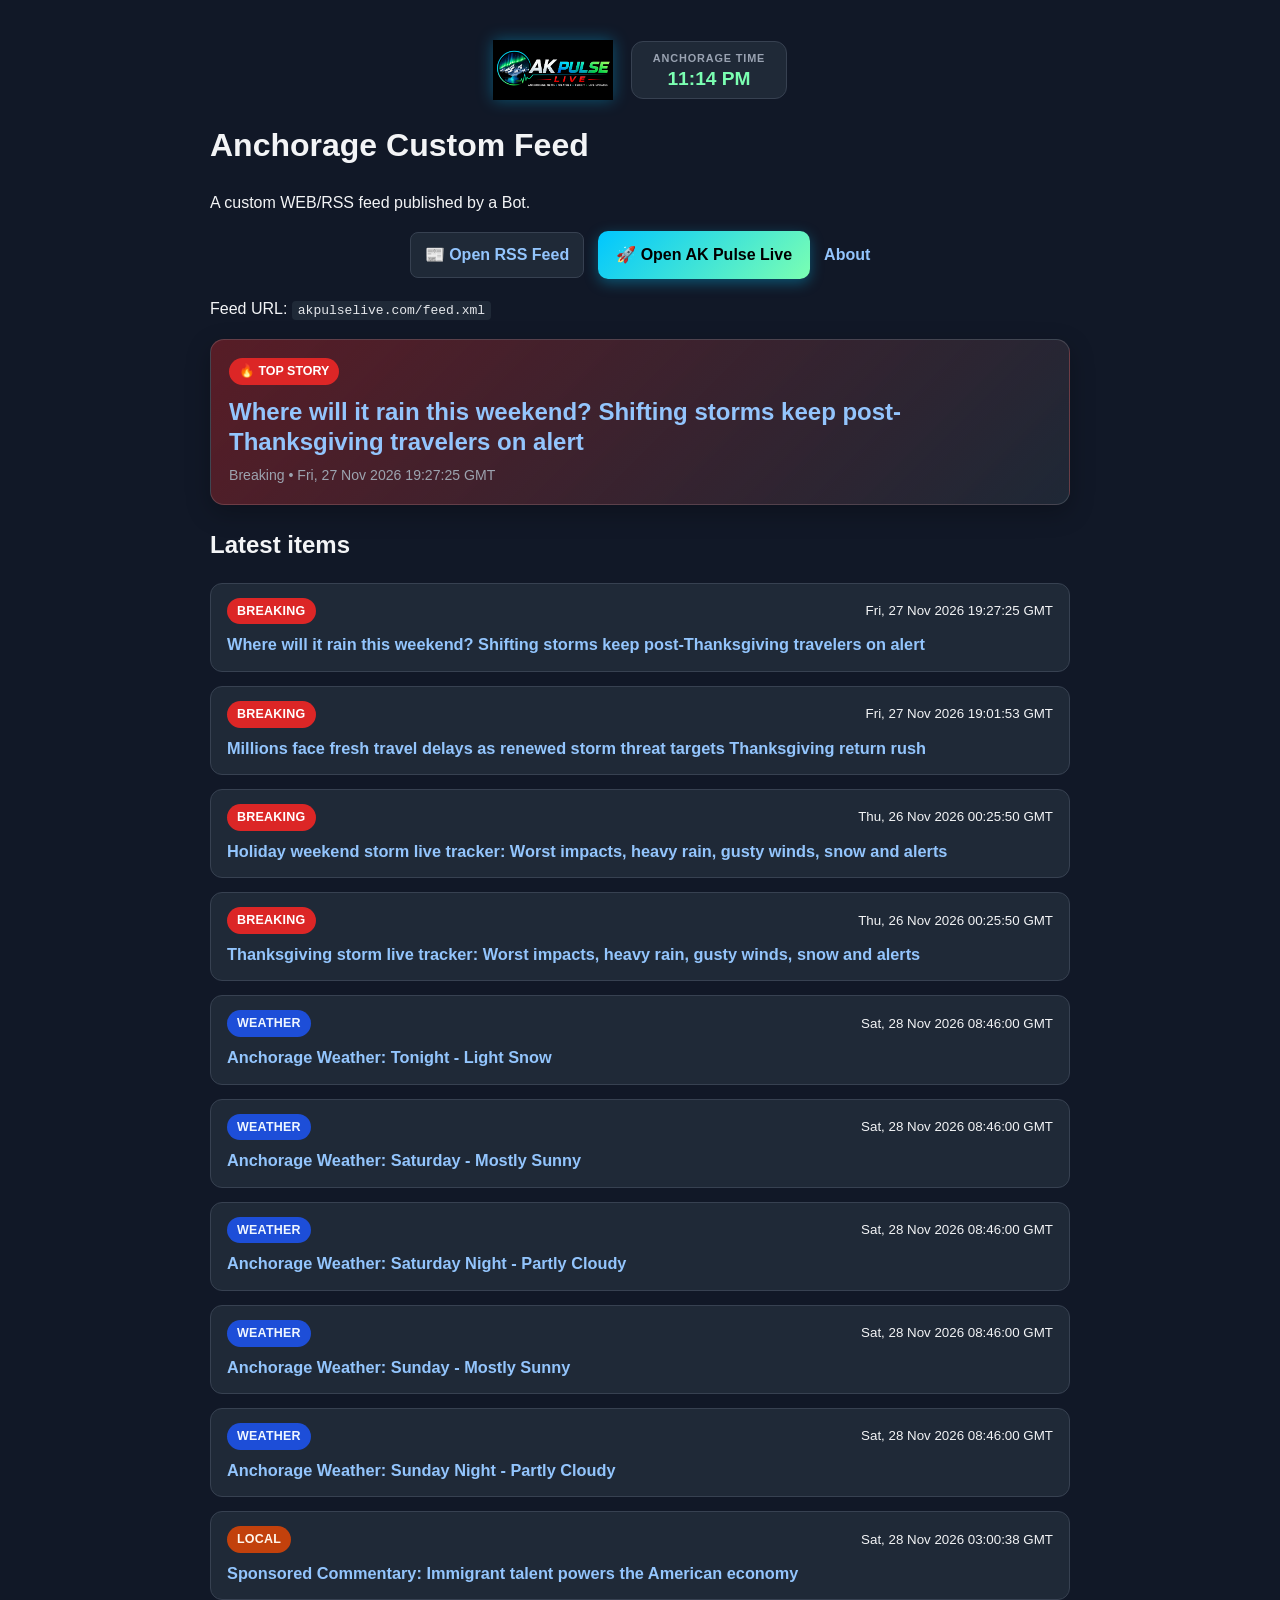
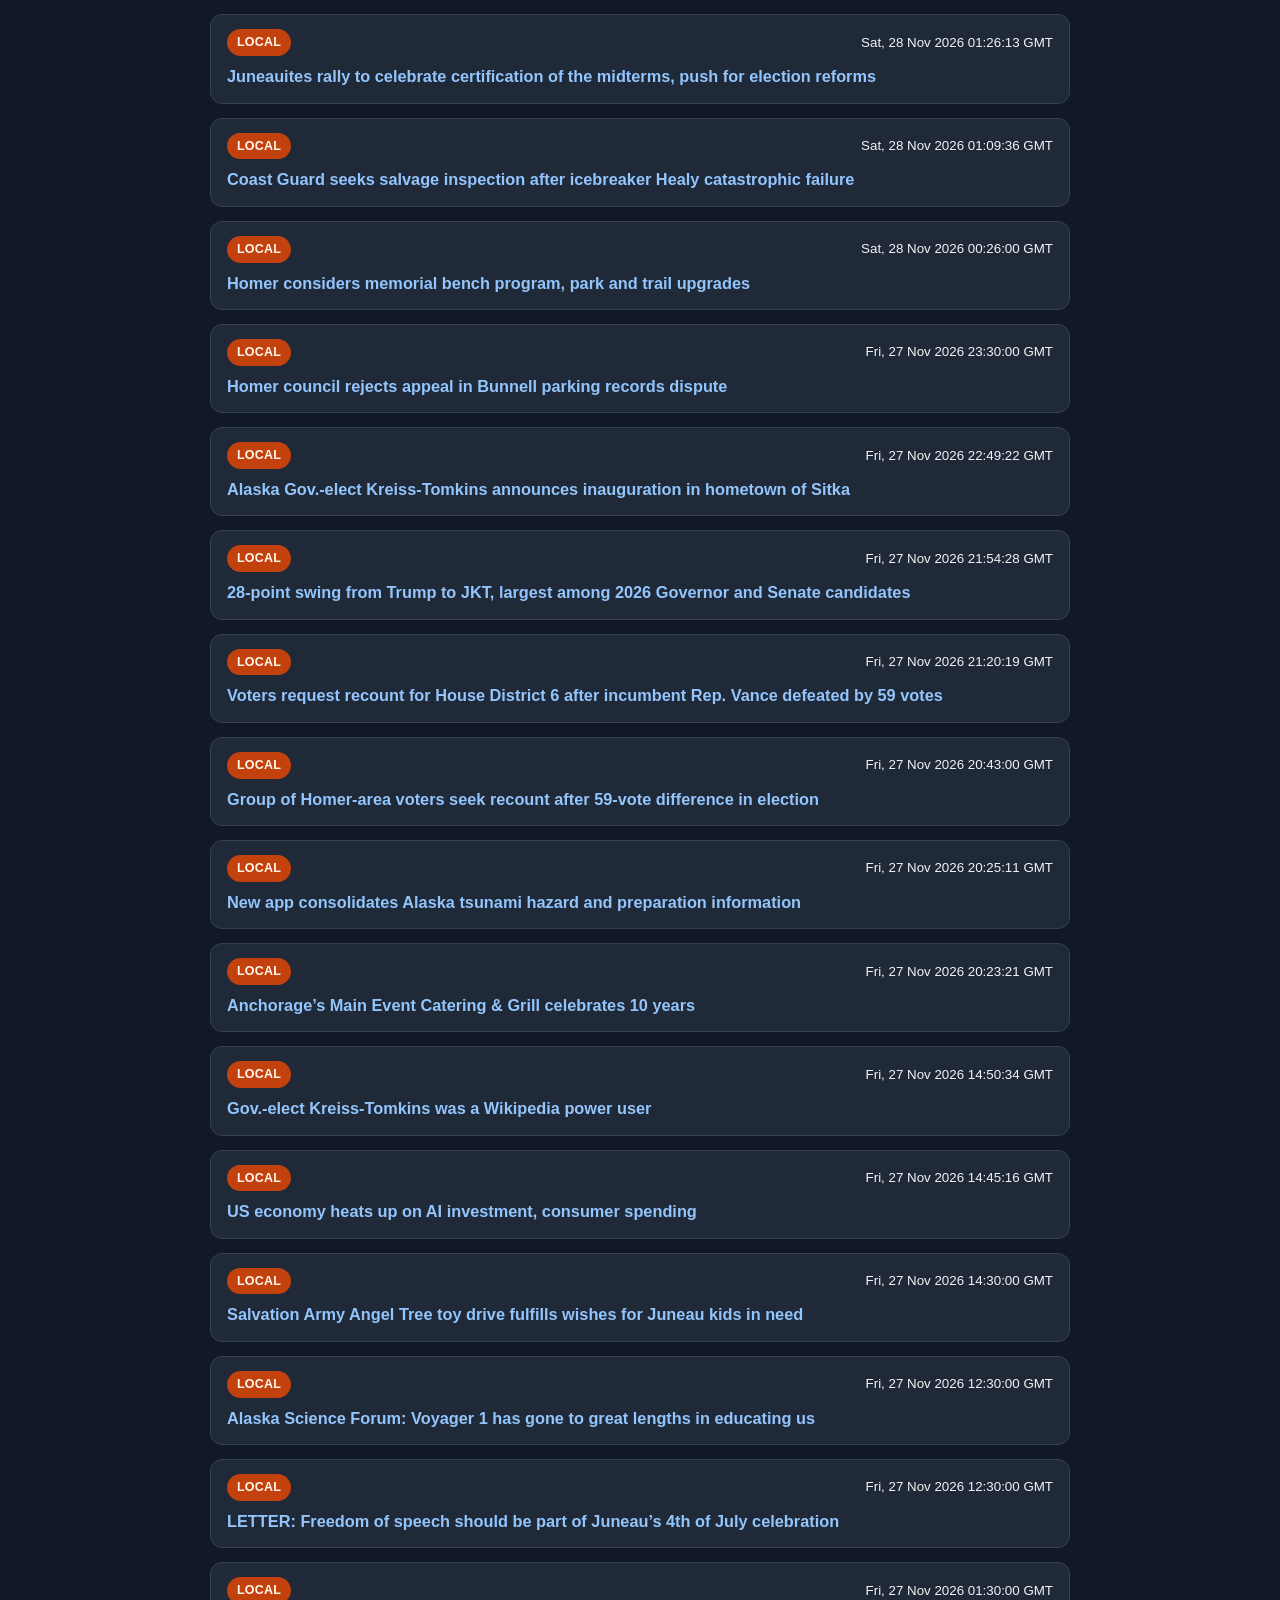
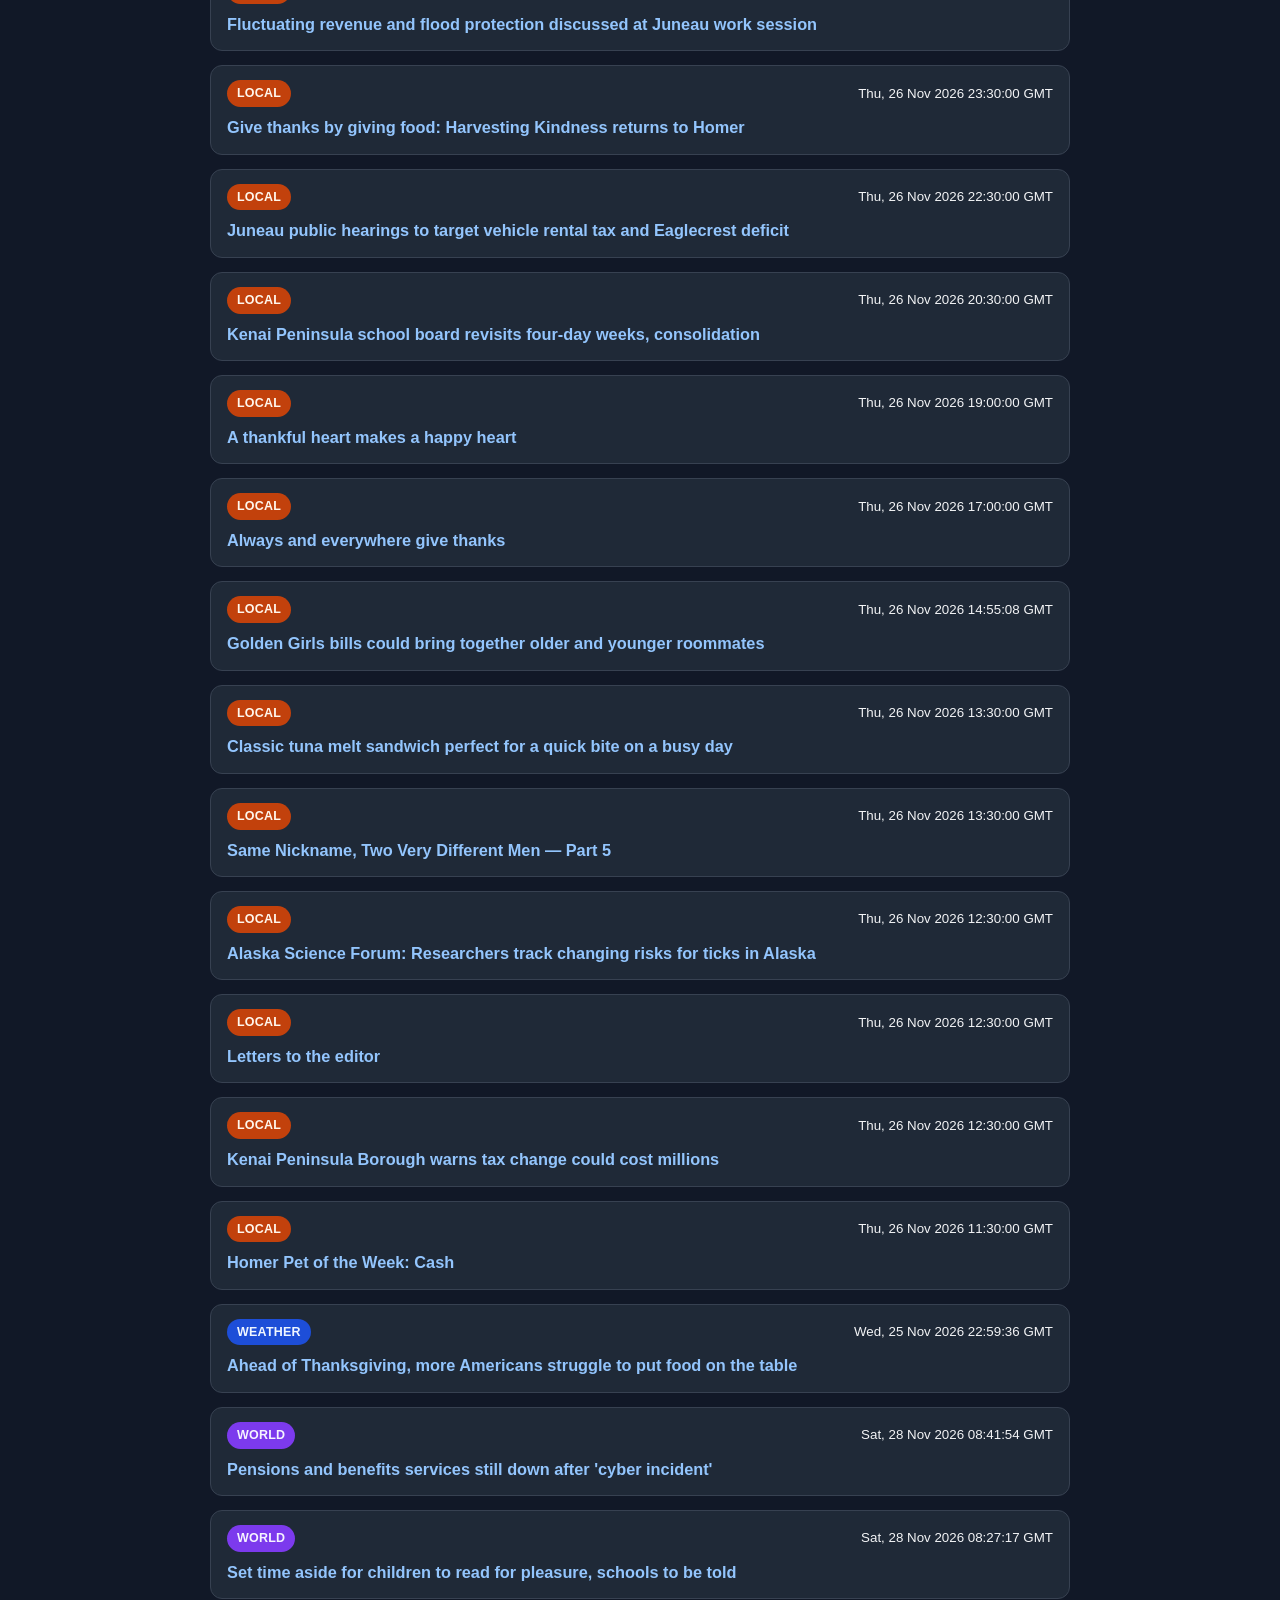
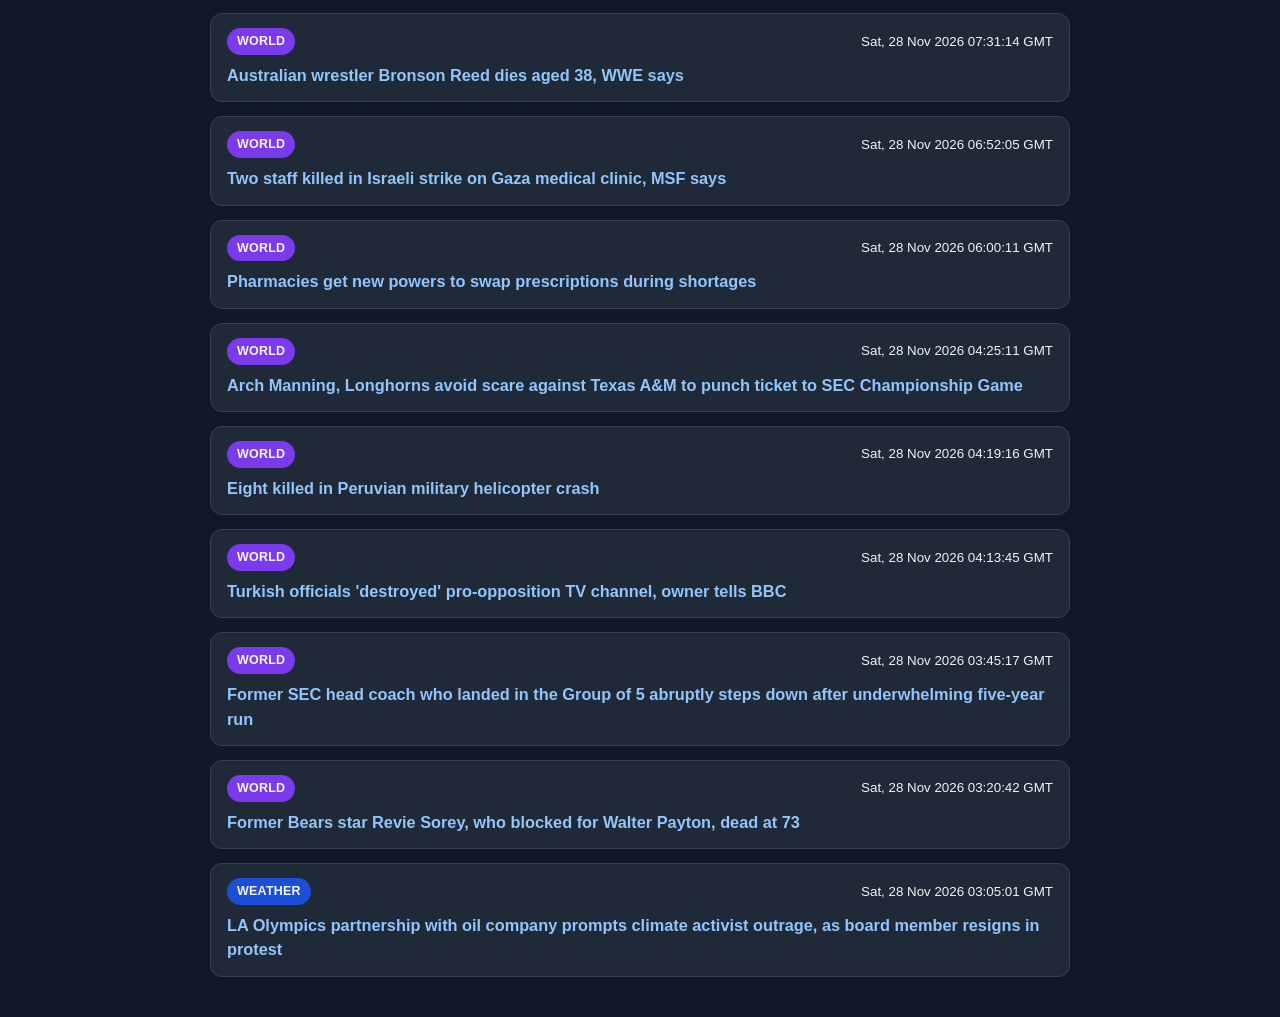
<file: index.html>
<!DOCTYPE html>
<html lang="en">
<head>
  <meta charset="UTF-8">
  <meta name="viewport" content="width=device-width, initial-scale=1.0">
  <title>AK Live Pulse</title>
  <link rel="icon" type="image/png" href="favicon.png">
  <link rel="alternate" type="application/rss+xml" title="AK Live Pulse" href="feed.xml">
  <style>
    .site-header {
      text-align: center;
      margin: 12px 0 18px 0;
    }

    .header-inner {
      display: flex;
      align-items: center;
      justify-content: center;
      gap: 18px;
      flex-wrap: wrap;
    }

    .site-logo {
      width: 120px;
      max-width: 45vw;
      height: auto;
      display: block;
      filter: drop-shadow(0 0 8px rgba(0,198,255,0.35));
    }

    .site-clock-wrap {
      background: #1f2937;
      border: 1px solid #374151;
      border-radius: 12px;
      padding: 8px 12px;
      min-width: 130px;
    }

    .site-clock-label {
      font-size: 0.68rem;
      color: #9aa3b2;
      letter-spacing: 0.08em;
      font-weight: 700;
    }

    .site-clock {
      font-size: 1.2rem;
      font-weight: 800;
      color: #7bffb2;
      line-height: 1.2;
    }

    body {
      font-family: Arial, sans-serif;
      max-width: 860px;
      margin: 40px auto;
      padding: 0 16px;
      line-height: 1.5;
      background: #111827;
      color: #f3f4f6;
    }

    a {
      color: #93c5fd;
      text-decoration: none;
    }

    a:hover {
      text-decoration: underline;
    }

    code {
      background: #1f2937;
      padding: 2px 6px;
      border-radius: 4px;
      color: #e5e7eb;
    }

    .feed-links {
      display: flex;
      justify-content: center;
      align-items: center;
      gap: 14px;
      margin: 12px 0 18px 0;
      flex-wrap: wrap;
    }

    .feed-links a {
      font-weight: 600;
    }

    .feed-links a:first-child {
      padding: 10px 14px;
      background: #1f2937;
      border: 1px solid #374151;
      border-radius: 8px;
    }

    .main-link {
      display: inline-block;
      padding: 12px 18px;
      background: linear-gradient(135deg, #00c6ff, #7bffb2);
      color: #000;
      border-radius: 10px;
      font-weight: 800;
      font-size: 1rem;
      text-decoration: none;
      margin: 0;
      box-shadow: 0 4px 14px rgba(0,198,255,0.35);
      transition: all 0.2s ease;
    }

    .main-link:hover {
      transform: translateY(-2px);
      box-shadow: 0 6px 18px rgba(123,255,178,0.45);
      text-decoration: none;
      color: #000;
    }

    .top-story {
      background: linear-gradient(135deg, rgba(220,38,38,0.35), rgba(31,41,55,0.95));
      border: 1px solid rgba(255,255,255,0.14);
      border-radius: 14px;
      padding: 18px;
      margin: 18px 0 22px 0;
      box-shadow: 0 8px 24px rgba(0,0,0,0.25);
    }

    .top-story-label {
      display: inline-block;
      background: #dc2626;
      color: #fff;
      padding: 4px 10px;
      border-radius: 999px;
      font-size: 0.78rem;
      font-weight: 800;
      text-transform: uppercase;
    }

    .top-story h2 {
      margin: 12px 0 8px 0;
      line-height: 1.25;
    }

    .top-story-meta {
      color: #9ca3af;
      font-size: 0.88rem;
    }

    .feed-list {
      list-style: none;
      padding: 0;
      margin: 0;
    }

    .feed-item {
      background: #1f2937;
      border: 1px solid #374151;
      border-radius: 12px;
      padding: 14px 16px;
      margin: 0 0 14px 0;
    }

    .item-top {
      display: flex;
      align-items: center;
      justify-content: space-between;
      gap: 12px;
      margin-bottom: 8px;
      flex-wrap: wrap;
    }

    .item-title {
      font-size: 1.02rem;
      font-weight: 600;
    }

    .cat-badge {
      display: inline-block;
      padding: 4px 10px;
      border-radius: 999px;
      font-size: 0.78rem;
      font-weight: 700;
      letter-spacing: 0.02em;
      text-transform: uppercase;
    }

    .cat-breaking {
      background: #dc2626;
      color: #ffffff;
      animation: breakingPulse 1s infinite;
    }

    .cat-weather {
      background: #1d4ed8;
      color: #eff6ff;
    }

    .cat-top {
      background: #b91c1c;
      color: #fef2f2;
    }

    .cat-world {
      background: #7c3aed;
      color: #f5f3ff;
    }

    .cat-business {
      background: #047857;
      color: #ecfdf5;
    }

    .cat-local {
      background: #c2410c;
      color: #fff7ed;
    }

    .cat-science {
      background: #2563eb;
      color: #eff6ff;
    }

    .cat-reddit {
      background: #ff4500;
      color: #fff7ed;
    }

    .cat-general {
      background: #4b5563;
      color: #f9fafb;
    }

    @keyframes breakingPulse {
      0% { opacity: 1; }
      50% { opacity: 0.65; }
      100% { opacity: 1; }
    }
  </style>
</head>
<body>
  <header class="site-header">
    <div class="header-inner">
      <a href="main.html" title="Open AK Pulse Live full site">
        <img src="assets/akpulse-logo.png" class="site-logo" alt="AK Pulse Live logo">
      </a>
      <div class="site-clock-wrap">
        <div class="site-clock-label">ANCHORAGE TIME</div>
        <div class="site-clock" id="clock">--:--</div>
      </div>
    </div>
  </header>

  <h1>Anchorage Custom Feed</h1>
  <p>A custom WEB/RSS feed published by a Bot.</p>

<div class="feed-links">
  <a href="feed.xml">📰 Open RSS Feed</a>
  <a href="main.html" class="main-link">🚀 Open AK Pulse Live</a>
  <a href="about.html">About</a>
</div>

  <p>Feed URL: <code>akpulselive.com/feed.xml</code></p>


  <section class="top-story">
    <div class="top-story-label">🔥 Top Story</div>
    <h2><a href="https://www.foxweather.com/weather-news/where-rain-weekend-shifting-storm-thanksgiving-kalshi">Where will it rain this weekend? Shifting storms keep post-Thanksgiving travelers on alert</a></h2>
    <div class="top-story-meta">Breaking • Fri, 27 Nov 2026 19:27:25 GMT</div>
  </section>


  <h2>Latest items</h2>
  <ul class="feed-list">
        <li class="feed-item">
      <div class="item-top">
        <span class="cat-badge cat-breaking">Breaking</span>
        <small>Fri, 27 Nov 2026 19:27:25 GMT</small>
      </div>
      <div class="item-title"><a href="https://www.foxweather.com/weather-news/where-rain-weekend-shifting-storm-thanksgiving-kalshi">Where will it rain this weekend? Shifting storms keep post-Thanksgiving travelers on alert</a></div>
    </li>
        <li class="feed-item">
      <div class="item-top">
        <span class="cat-badge cat-breaking">Breaking</span>
        <small>Fri, 27 Nov 2026 19:01:53 GMT</small>
      </div>
      <div class="item-title"><a href="https://www.foxweather.com/weather-news/after-thanksgiving-storms-holiday-season-kicks-off">Millions face fresh travel delays as renewed storm threat targets Thanksgiving return rush</a></div>
    </li>
        <li class="feed-item">
      <div class="item-top">
        <span class="cat-badge cat-breaking">Breaking</span>
        <small>Thu, 26 Nov 2026 00:25:50 GMT</small>
      </div>
      <div class="item-title"><a href="https://www.foxweather.com/weather-news/thanksgiving-storm-live-tracker-heavy-rain-gusty-winds-snow">Holiday weekend storm live tracker: Worst impacts, heavy rain, gusty winds, snow and alerts</a></div>
    </li>
        <li class="feed-item">
      <div class="item-top">
        <span class="cat-badge cat-breaking">Breaking</span>
        <small>Thu, 26 Nov 2026 00:25:50 GMT</small>
      </div>
      <div class="item-title"><a href="https://www.foxweather.com/weather-news/thanksgiving-storm-live-tracker-heavy-rain-gusty-winds-snow">Thanksgiving storm live tracker: Worst impacts, heavy rain, gusty winds, snow and alerts</a></div>
    </li>
        <li class="feed-item">
      <div class="item-top">
        <span class="cat-badge cat-weather">Weather</span>
        <small>Sat, 28 Nov 2026 08:46:00 GMT</small>
      </div>
      <div class="item-title"><a href="https://forecast.weather.gov/MapClick.php?lat=61.2176&amp;lon=-149.8997">Anchorage Weather: Tonight - Light Snow</a></div>
    </li>
        <li class="feed-item">
      <div class="item-top">
        <span class="cat-badge cat-weather">Weather</span>
        <small>Sat, 28 Nov 2026 08:46:00 GMT</small>
      </div>
      <div class="item-title"><a href="https://forecast.weather.gov/MapClick.php?lat=61.2176&amp;lon=-149.8997">Anchorage Weather: Saturday - Mostly Sunny</a></div>
    </li>
        <li class="feed-item">
      <div class="item-top">
        <span class="cat-badge cat-weather">Weather</span>
        <small>Sat, 28 Nov 2026 08:46:00 GMT</small>
      </div>
      <div class="item-title"><a href="https://forecast.weather.gov/MapClick.php?lat=61.2176&amp;lon=-149.8997">Anchorage Weather: Saturday Night - Partly Cloudy</a></div>
    </li>
        <li class="feed-item">
      <div class="item-top">
        <span class="cat-badge cat-weather">Weather</span>
        <small>Sat, 28 Nov 2026 08:46:00 GMT</small>
      </div>
      <div class="item-title"><a href="https://forecast.weather.gov/MapClick.php?lat=61.2176&amp;lon=-149.8997">Anchorage Weather: Sunday - Mostly Sunny</a></div>
    </li>
        <li class="feed-item">
      <div class="item-top">
        <span class="cat-badge cat-weather">Weather</span>
        <small>Sat, 28 Nov 2026 08:46:00 GMT</small>
      </div>
      <div class="item-title"><a href="https://forecast.weather.gov/MapClick.php?lat=61.2176&amp;lon=-149.8997">Anchorage Weather: Sunday Night - Partly Cloudy</a></div>
    </li>
        <li class="feed-item">
      <div class="item-top">
        <span class="cat-badge cat-local">Local</span>
        <small>Sat, 28 Nov 2026 03:00:38 GMT</small>
      </div>
      <div class="item-title"><a href="https://alaskabeacon.com/2026/11/27/immigrant-talent-powers-the-american-economy/">Sponsored Commentary: Immigrant talent powers the American economy</a></div>
    </li>
        <li class="feed-item">
      <div class="item-top">
        <span class="cat-badge cat-local">Local</span>
        <small>Sat, 28 Nov 2026 01:26:13 GMT</small>
      </div>
      <div class="item-title"><a href="https://alaskabeacon.com/2026/11/27/juneauites-rally-to-celebrate-certification-of-the-midterms-push-for-election-reforms/">Juneauites rally to celebrate certification of the midterms, push for election reforms</a></div>
    </li>
        <li class="feed-item">
      <div class="item-top">
        <span class="cat-badge cat-local">Local</span>
        <small>Sat, 28 Nov 2026 01:09:36 GMT</small>
      </div>
      <div class="item-title"><a href="https://mustreadalaska.com/coast-guard-seeks-salvage-inspection-after-icebreaker-healy-catastrophic-failure/">Coast Guard seeks salvage inspection after icebreaker Healy catastrophic failure</a></div>
    </li>
        <li class="feed-item">
      <div class="item-top">
        <span class="cat-badge cat-local">Local</span>
        <small>Sat, 28 Nov 2026 00:26:00 GMT</small>
      </div>
      <div class="item-title"><a href="https://www.homernews.com/2026/11/27/homer-considers-memorial-bench-program-park-and-trail-upgrades/">Homer considers memorial bench program, park and trail upgrades</a></div>
    </li>
        <li class="feed-item">
      <div class="item-top">
        <span class="cat-badge cat-local">Local</span>
        <small>Fri, 27 Nov 2026 23:30:00 GMT</small>
      </div>
      <div class="item-title"><a href="https://www.homernews.com/2026/11/27/homer-council-rejects-appeal-in-bunnell-parking-records-dispute/">Homer council rejects appeal in Bunnell parking records dispute</a></div>
    </li>
        <li class="feed-item">
      <div class="item-top">
        <span class="cat-badge cat-local">Local</span>
        <small>Fri, 27 Nov 2026 22:49:22 GMT</small>
      </div>
      <div class="item-title"><a href="https://alaskabeacon.com/2026/11/27/alaska-gov-elect-kreiss-tomkins-announces-inauguration-in-hometown-of-sitka/">Alaska Gov.-elect Kreiss-Tomkins announces inauguration in hometown of Sitka</a></div>
    </li>
        <li class="feed-item">
      <div class="item-top">
        <span class="cat-badge cat-local">Local</span>
        <small>Fri, 27 Nov 2026 21:54:28 GMT</small>
      </div>
      <div class="item-title"><a href="https://mustreadalaska.com/28-point-swing-from-trump-to-jkt-largest-among-2026-governor-and-senate-candidates/">28-point swing from Trump to JKT, largest among 2026 Governor and Senate candidates</a></div>
    </li>
        <li class="feed-item">
      <div class="item-top">
        <span class="cat-badge cat-local">Local</span>
        <small>Fri, 27 Nov 2026 21:20:19 GMT</small>
      </div>
      <div class="item-title"><a href="https://mustreadalaska.com/voters-request-recount-for-house-district-6-after-incumbent-rep-vance-defeated-by-59-votes/">Voters request recount for House District 6 after incumbent Rep. Vance defeated by 59 votes</a></div>
    </li>
        <li class="feed-item">
      <div class="item-top">
        <span class="cat-badge cat-local">Local</span>
        <small>Fri, 27 Nov 2026 20:43:00 GMT</small>
      </div>
      <div class="item-title"><a href="https://www.homernews.com/2026/11/27/group-of-homer-area-voters-seek-recount-after-59-vote-difference-in-election/">Group of Homer-area voters seek recount after 59-vote difference in election</a></div>
    </li>
        <li class="feed-item">
      <div class="item-top">
        <span class="cat-badge cat-local">Local</span>
        <small>Fri, 27 Nov 2026 20:25:11 GMT</small>
      </div>
      <div class="item-title"><a href="https://alaskabeacon.com/2026/11/27/new-app-consolidates-alaska-tsunami-hazard-and-preparation-information/">New app consolidates Alaska tsunami hazard and preparation information</a></div>
    </li>
        <li class="feed-item">
      <div class="item-top">
        <span class="cat-badge cat-local">Local</span>
        <small>Fri, 27 Nov 2026 20:23:21 GMT</small>
      </div>
      <div class="item-title"><a href="https://mustreadalaska.com/anchorages-main-event-catering-grill-celebrates-10-years/">Anchorage’s Main Event Catering &amp; Grill celebrates 10 years</a></div>
    </li>
        <li class="feed-item">
      <div class="item-top">
        <span class="cat-badge cat-local">Local</span>
        <small>Fri, 27 Nov 2026 14:50:34 GMT</small>
      </div>
      <div class="item-title"><a href="https://alaskabeacon.com/2026/11/27/gov-elect-kreiss-tomkins-was-a-wikipedia-power-user/">Gov.-elect Kreiss-Tomkins was a Wikipedia power user</a></div>
    </li>
        <li class="feed-item">
      <div class="item-top">
        <span class="cat-badge cat-local">Local</span>
        <small>Fri, 27 Nov 2026 14:45:16 GMT</small>
      </div>
      <div class="item-title"><a href="https://alaskabeacon.com/2026/11/27/repub/us-economy-heats-up-on-ai-investment-consumer-spending/">US economy heats up on AI investment, consumer spending</a></div>
    </li>
        <li class="feed-item">
      <div class="item-top">
        <span class="cat-badge cat-local">Local</span>
        <small>Fri, 27 Nov 2026 14:30:00 GMT</small>
      </div>
      <div class="item-title"><a href="https://www.juneauempire.com/2026/11/27/salvation-army-angel-tree-toy-drive-fulfills-wishes-for-juneau-kids-in-need/">Salvation Army Angel Tree toy drive fulfills wishes for Juneau kids in need</a></div>
    </li>
        <li class="feed-item">
      <div class="item-top">
        <span class="cat-badge cat-local">Local</span>
        <small>Fri, 27 Nov 2026 12:30:00 GMT</small>
      </div>
      <div class="item-title"><a href="https://www.homernews.com/2026/11/27/alaska-science-forum-voyager-1-has-gone-to-great-lengths-in-educating-us/">Alaska Science Forum: Voyager 1 has gone to great lengths in educating us</a></div>
    </li>
        <li class="feed-item">
      <div class="item-top">
        <span class="cat-badge cat-local">Local</span>
        <small>Fri, 27 Nov 2026 12:30:00 GMT</small>
      </div>
      <div class="item-title"><a href="https://www.juneauempire.com/2026/11/27/letter-freedom-of-speech-should-be-part-of-juneaus-4th-of-july-celebration/">LETTER: Freedom of speech should be part of Juneau’s 4th of July celebration</a></div>
    </li>
        <li class="feed-item">
      <div class="item-top">
        <span class="cat-badge cat-local">Local</span>
        <small>Fri, 27 Nov 2026 01:30:00 GMT</small>
      </div>
      <div class="item-title"><a href="https://www.juneauempire.com/2026/11/26/fluctuating-revenue-and-flood-protection-discussed-at-juneau-work-session/">Fluctuating revenue and flood protection discussed at Juneau work session</a></div>
    </li>
        <li class="feed-item">
      <div class="item-top">
        <span class="cat-badge cat-local">Local</span>
        <small>Thu, 26 Nov 2026 23:30:00 GMT</small>
      </div>
      <div class="item-title"><a href="https://www.homernews.com/2026/11/26/give-thanks-by-giving-food-harvesting-kindness-returns-to-homer/">Give thanks by giving food: Harvesting Kindness returns to Homer</a></div>
    </li>
        <li class="feed-item">
      <div class="item-top">
        <span class="cat-badge cat-local">Local</span>
        <small>Thu, 26 Nov 2026 22:30:00 GMT</small>
      </div>
      <div class="item-title"><a href="https://www.juneauempire.com/2026/11/26/juneau-public-hearings-to-target-vehicle-rental-tax-and-eaglecrest-deficit/">Juneau public hearings to target vehicle rental tax and Eaglecrest deficit</a></div>
    </li>
        <li class="feed-item">
      <div class="item-top">
        <span class="cat-badge cat-local">Local</span>
        <small>Thu, 26 Nov 2026 20:30:00 GMT</small>
      </div>
      <div class="item-title"><a href="https://www.homernews.com/2026/11/26/kenai-peninsula-school-board-revisits-four-day-weeks-consolidation/">Kenai Peninsula school board revisits four-day weeks, consolidation</a></div>
    </li>
        <li class="feed-item">
      <div class="item-top">
        <span class="cat-badge cat-local">Local</span>
        <small>Thu, 26 Nov 2026 19:00:00 GMT</small>
      </div>
      <div class="item-title"><a href="https://mustreadalaska.com/a-thankful-heart-makes-a-happy-heart/">A thankful heart makes a happy heart</a></div>
    </li>
        <li class="feed-item">
      <div class="item-top">
        <span class="cat-badge cat-local">Local</span>
        <small>Thu, 26 Nov 2026 17:00:00 GMT</small>
      </div>
      <div class="item-title"><a href="https://mustreadalaska.com/always-and-everywhere-give-thanks/">Always and everywhere give thanks</a></div>
    </li>
        <li class="feed-item">
      <div class="item-top">
        <span class="cat-badge cat-local">Local</span>
        <small>Thu, 26 Nov 2026 14:55:08 GMT</small>
      </div>
      <div class="item-title"><a href="https://alaskabeacon.com/2026/11/26/repub/golden-girls-bills-could-bring-together-older-and-younger-roommates/">Golden Girls bills could bring together older and younger roommates</a></div>
    </li>
        <li class="feed-item">
      <div class="item-top">
        <span class="cat-badge cat-local">Local</span>
        <small>Thu, 26 Nov 2026 13:30:00 GMT</small>
      </div>
      <div class="item-title"><a href="https://www.homernews.com/2026/11/26/classic-tuna-melt-sandwich-perfect-for-a-quick-bite-on-a-busy-day/">Classic tuna melt sandwich perfect for a quick bite on a busy day</a></div>
    </li>
        <li class="feed-item">
      <div class="item-top">
        <span class="cat-badge cat-local">Local</span>
        <small>Thu, 26 Nov 2026 13:30:00 GMT</small>
      </div>
      <div class="item-title"><a href="https://www.homernews.com/2026/11/26/same-nickname-two-very-different-men-part-5/">Same Nickname, Two Very Different Men — Part 5</a></div>
    </li>
        <li class="feed-item">
      <div class="item-top">
        <span class="cat-badge cat-local">Local</span>
        <small>Thu, 26 Nov 2026 12:30:00 GMT</small>
      </div>
      <div class="item-title"><a href="https://www.homernews.com/2026/11/26/alaska-science-forum-researchers-track-changing-risks-for-ticks-in-alaska/">Alaska Science Forum: Researchers track changing risks for ticks in Alaska</a></div>
    </li>
        <li class="feed-item">
      <div class="item-top">
        <span class="cat-badge cat-local">Local</span>
        <small>Thu, 26 Nov 2026 12:30:00 GMT</small>
      </div>
      <div class="item-title"><a href="https://www.homernews.com/2026/11/26/letters-to-the-editor-441/">Letters to the editor</a></div>
    </li>
        <li class="feed-item">
      <div class="item-top">
        <span class="cat-badge cat-local">Local</span>
        <small>Thu, 26 Nov 2026 12:30:00 GMT</small>
      </div>
      <div class="item-title"><a href="https://www.homernews.com/2026/11/26/kenai-peninsula-borough-warns-tax-change-could-cost-millions/">Kenai Peninsula Borough warns tax change could cost millions</a></div>
    </li>
        <li class="feed-item">
      <div class="item-top">
        <span class="cat-badge cat-local">Local</span>
        <small>Thu, 26 Nov 2026 11:30:00 GMT</small>
      </div>
      <div class="item-title"><a href="https://www.homernews.com/2026/11/26/homer-pet-of-the-week-cash/">Homer Pet of the Week: Cash</a></div>
    </li>
        <li class="feed-item">
      <div class="item-top">
        <span class="cat-badge cat-weather">Weather</span>
        <small>Wed, 25 Nov 2026 22:59:36 GMT</small>
      </div>
      <div class="item-title"><a href="https://alaskabeacon.com/2026/11/25/repub/ahead-of-thanksgiving-more-americans-struggle-to-put-food-on-the-table/">Ahead of Thanksgiving, more Americans struggle to put food on the table</a></div>
    </li>
        <li class="feed-item">
      <div class="item-top">
        <span class="cat-badge cat-world">World</span>
        <small>Sat, 28 Nov 2026 08:41:54 GMT</small>
      </div>
      <div class="item-title"><a href="https://www.bbc.co.uk/news/articles/cm1wrgqyq4d8o?at_medium=RSS&amp;at_campaign=rss">Pensions and benefits services still down after 'cyber incident'</a></div>
    </li>
        <li class="feed-item">
      <div class="item-top">
        <span class="cat-badge cat-world">World</span>
        <small>Sat, 28 Nov 2026 08:27:17 GMT</small>
      </div>
      <div class="item-title"><a href="https://www.bbc.co.uk/news/articles/c65y1vp4ndqjo?at_medium=RSS&amp;at_campaign=rss">Set time aside for children to read for pleasure, schools to be told</a></div>
    </li>
        <li class="feed-item">
      <div class="item-top">
        <span class="cat-badge cat-world">World</span>
        <small>Sat, 28 Nov 2026 07:31:14 GMT</small>
      </div>
      <div class="item-title"><a href="https://www.bbc.co.uk/news/articles/cvwy08g70ldko?at_medium=RSS&amp;at_campaign=rss">Australian wrestler Bronson Reed dies aged 38, WWE says</a></div>
    </li>
        <li class="feed-item">
      <div class="item-top">
        <span class="cat-badge cat-world">World</span>
        <small>Sat, 28 Nov 2026 06:52:05 GMT</small>
      </div>
      <div class="item-title"><a href="https://www.bbc.co.uk/news/articles/cm5y10yydln3o?at_medium=RSS&amp;at_campaign=rss">Two staff killed in Israeli strike on Gaza medical clinic, MSF says</a></div>
    </li>
        <li class="feed-item">
      <div class="item-top">
        <span class="cat-badge cat-world">World</span>
        <small>Sat, 28 Nov 2026 06:00:11 GMT</small>
      </div>
      <div class="item-title"><a href="https://www.bbc.co.uk/news/articles/cw5y1pelzm8ro?at_medium=RSS&amp;at_campaign=rss">Pharmacies get new powers to swap prescriptions during shortages</a></div>
    </li>
        <li class="feed-item">
      <div class="item-top">
        <span class="cat-badge cat-world">World</span>
        <small>Sat, 28 Nov 2026 04:25:11 GMT</small>
      </div>
      <div class="item-title"><a href="https://www.foxnews.com/outkick-sports/arch-manning-longhorns-avoid-scare-against-texas-am-punch-ticket-sec-championship-game">Arch Manning, Longhorns avoid scare against Texas A&amp;M to punch ticket to SEC Championship Game</a></div>
    </li>
        <li class="feed-item">
      <div class="item-top">
        <span class="cat-badge cat-world">World</span>
        <small>Sat, 28 Nov 2026 04:19:16 GMT</small>
      </div>
      <div class="item-title"><a href="https://www.bbc.co.uk/news/articles/cwp9d85mlp88o?at_medium=RSS&amp;at_campaign=rss">Eight killed in Peruvian military helicopter crash</a></div>
    </li>
        <li class="feed-item">
      <div class="item-top">
        <span class="cat-badge cat-world">World</span>
        <small>Sat, 28 Nov 2026 04:13:45 GMT</small>
      </div>
      <div class="item-title"><a href="https://www.bbc.co.uk/news/articles/cq36gk151xkdo?at_medium=RSS&amp;at_campaign=rss">Turkish officials 'destroyed' pro-opposition TV channel, owner tells BBC</a></div>
    </li>
        <li class="feed-item">
      <div class="item-top">
        <span class="cat-badge cat-world">World</span>
        <small>Sat, 28 Nov 2026 03:45:17 GMT</small>
      </div>
      <div class="item-title"><a href="https://www.foxnews.com/outkick-sports/former-sec-head-coach-landed-group-5-abruptly-steps-down-underwhelming-five-year-run">Former SEC head coach who landed in the Group of 5 abruptly steps down after underwhelming five-year run</a></div>
    </li>
        <li class="feed-item">
      <div class="item-top">
        <span class="cat-badge cat-world">World</span>
        <small>Sat, 28 Nov 2026 03:20:42 GMT</small>
      </div>
      <div class="item-title"><a href="https://www.foxnews.com/outkick-sports/former-bears-star-revie-sorey-blocked-walter-payton-dead-73">Former Bears star Revie Sorey, who blocked for Walter Payton, dead at 73</a></div>
    </li>
        <li class="feed-item">
      <div class="item-top">
        <span class="cat-badge cat-weather">Weather</span>
        <small>Sat, 28 Nov 2026 03:05:01 GMT</small>
      </div>
      <div class="item-title"><a href="https://www.foxnews.com/outkick-sports/la-olympics-partnership-oil-company-prompts-climate-activist-outrage-board-member-resigns-protest">LA Olympics partnership with oil company prompts climate activist outrage, as board member resigns in protest</a></div>
    </li>
  </ul>

  <script>
    function updateClock() {
      const now = new Date();
      const time = now.toLocaleTimeString([], {
        hour: "2-digit",
        minute: "2-digit"
      });

      const clock = document.getElementById("clock");
      if (clock) clock.textContent = time;
    }

    updateClock();
    setInterval(updateClock, 1000);
  </script>
</body>
</html>
</file>
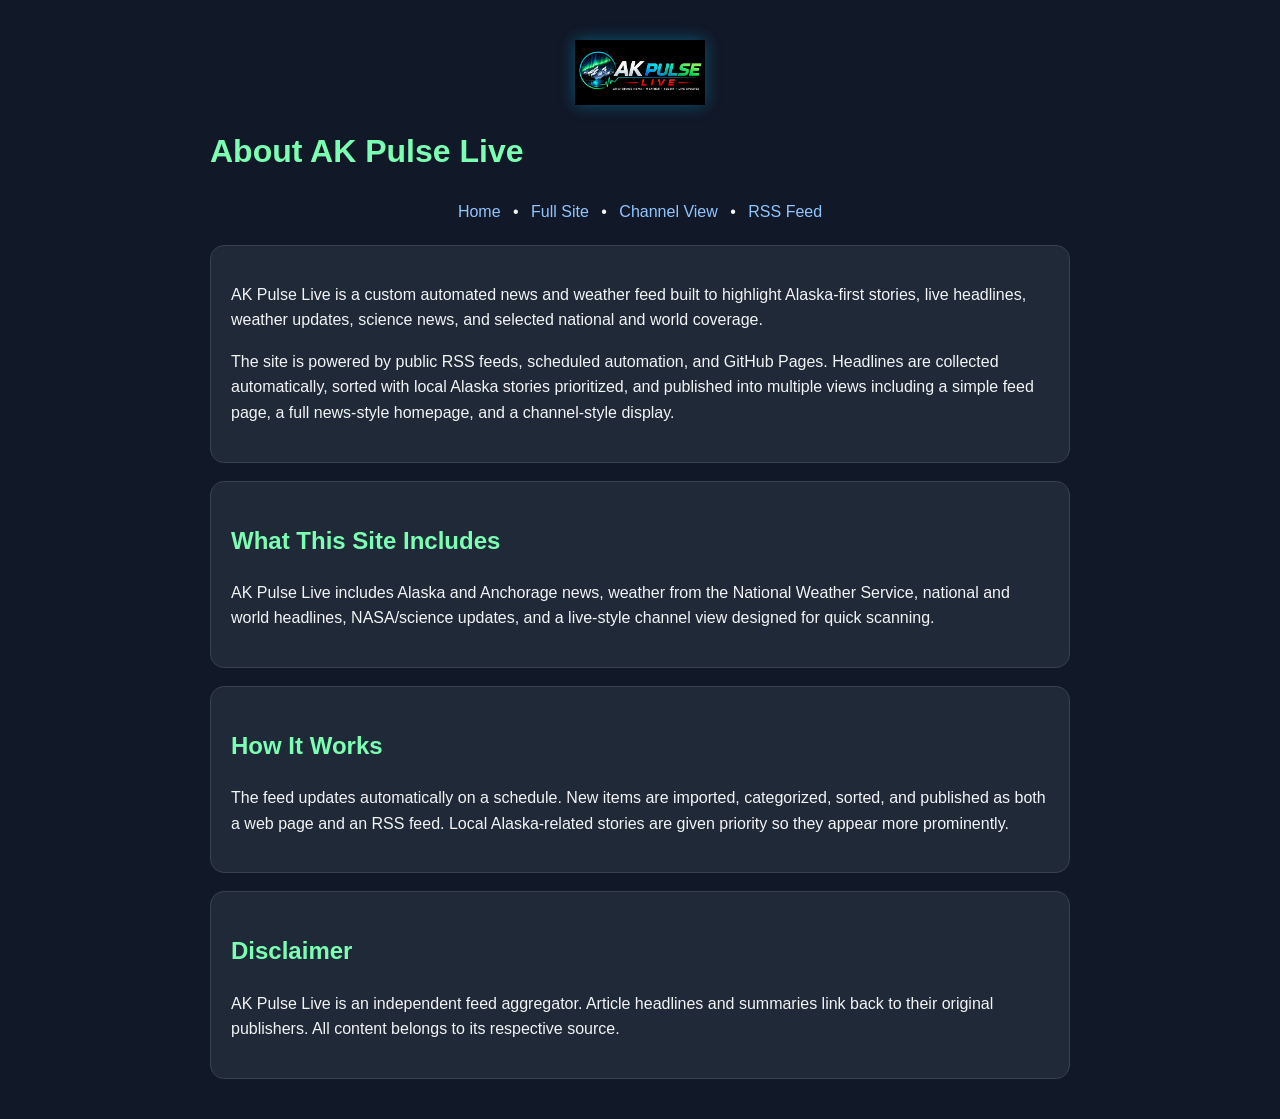
<file: about.html>
<!DOCTYPE html>
<html lang="en">
<head>
  <meta charset="UTF-8">
  <meta name="viewport" content="width=device-width, initial-scale=1.0">
  <title>About AK Pulse Live</title>
  <link rel="icon" type="image/png" href="favicon.png">

  <style>
    body {
      font-family: Arial, sans-serif;
      max-width: 860px;
      margin: 40px auto;
      padding: 0 16px;
      line-height: 1.6;
      background: #111827;
      color: #f3f4f6;
    }

    a {
      color: #93c5fd;
      text-decoration: none;
    }

    a:hover {
      text-decoration: underline;
    }

    .logo {
      width: 130px;
      height: auto;
      display: block;
      margin: 0 auto 18px auto;
      filter: drop-shadow(0 0 8px rgba(0,198,255,0.35));
    }

    .panel {
      background: #1f2937;
      border: 1px solid #374151;
      border-radius: 14px;
      padding: 20px;
      margin: 18px 0;
    }

    .nav {
      text-align: center;
      margin: 20px 0;
    }

    .nav a {
      margin: 0 8px;
    }

    h1, h2 {
      color: #7bffb2;
    }
  </style>
</head>

<body>
  <img src="assets/akpulse-logo.png" class="logo" alt="AK Pulse Live logo">

  <h1>About AK Pulse Live</h1>

  <div class="nav">
    <a href="index.html">Home</a> •
    <a href="main.html">Full Site</a> •
    <a href="channel.html">Channel View</a> •
    <a href="feed.xml">RSS Feed</a>
  </div>

  <div class="panel">
    <p>
      AK Pulse Live is a custom automated news and weather feed built to highlight
      Alaska-first stories, live headlines, weather updates, science news, and selected
      national and world coverage.
    </p>

    <p>
      The site is powered by public RSS feeds, scheduled automation, and GitHub Pages.
      Headlines are collected automatically, sorted with local Alaska stories prioritized,
      and published into multiple views including a simple feed page, a full news-style
      homepage, and a channel-style display.
    </p>
  </div>

  <div class="panel">
    <h2>What This Site Includes</h2>
    <p>
      AK Pulse Live includes Alaska and Anchorage news, weather from the National Weather
      Service, national and world headlines, NASA/science updates, and a live-style channel
      view designed for quick scanning.
    </p>
  </div>

  <div class="panel">
    <h2>How It Works</h2>
    <p>
      The feed updates automatically on a schedule. New items are imported, categorized,
      sorted, and published as both a web page and an RSS feed. Local Alaska-related stories
      are given priority so they appear more prominently.
    </p>
  </div>

  <div class="panel">
    <h2>Disclaimer</h2>
    <p>
      AK Pulse Live is an independent feed aggregator. Article headlines and summaries link
      back to their original publishers. All content belongs to its respective source.
    </p>
  </div>
</body>
</html>
</file>
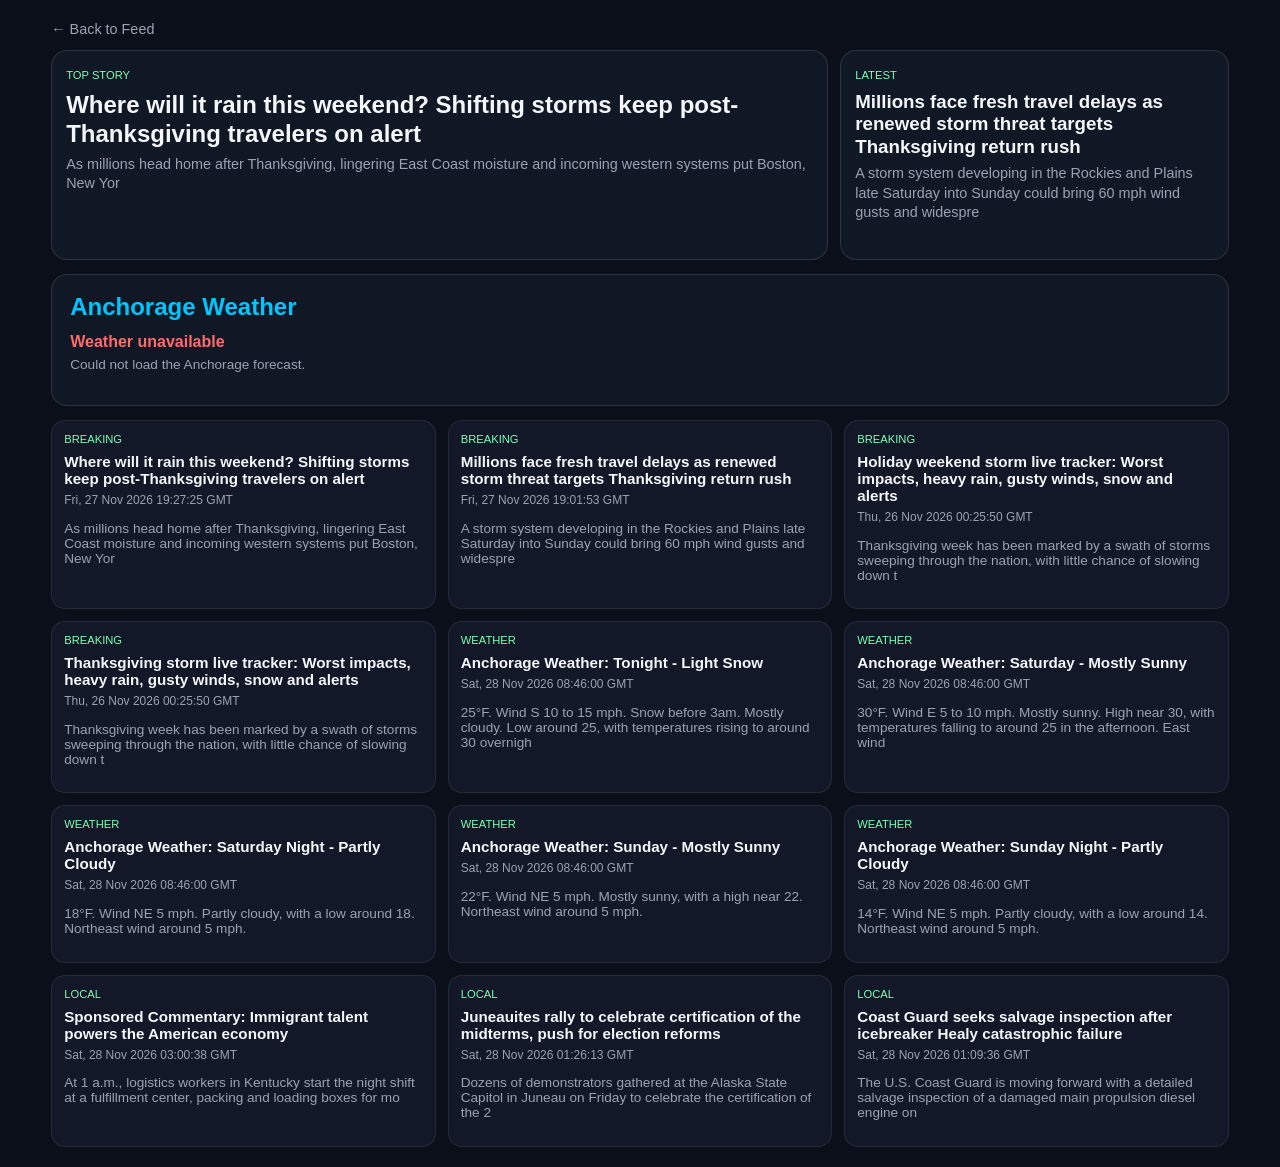
<file: channel.html>
<!DOCTYPE html>
<html lang="en">
<head>
<meta charset="UTF-8">
<meta name="viewport" content="width=device-width, initial-scale=1.0">
<title>AK Pulse Live Channel</title>

<style>
body {
  margin: 0;
  font-family: Arial, sans-serif;
  background: #0b0f1a;
  color: #f4f7fb;
}

main {
  width: 92%;
  max-width: 1200px;
  margin: 20px auto;
}

/* FEATURED */
.featured-grid {
  display: grid;
  grid-template-columns: 2fr 1fr;
  gap: 12px;
  margin-bottom: 14px;
}

.featured-tile {
  background: rgba(18, 24, 39, 0.92);
  border: 1px solid rgba(255,255,255,0.12);
  border-radius: 16px;
  padding: 14px;
  min-height: 130px;
  cursor: pointer;
  transition: transform 0.2s ease, border-color 0.2s ease;
}

.featured-tile:hover {
  transform: translateY(-2px);
  border-color: rgba(123,255,178,0.35);
}

.featured-tile.primary {
  min-height: 180px;
}

.tag {
  font-size: 0.7rem;
  color: #7bffb2;
  text-transform: uppercase;
}

.featured-tile h2,
.featured-tile h3 {
  margin: 8px 0 6px;
  line-height: 1.2;
}

.featured-tile p {
  margin: 0;
  color: #9aa3b2;
  font-size: 0.9rem;
  line-height: 1.35;
}

/* WEATHER */
.weather-card {
  background: rgba(18, 24, 39, 0.92);
  border: 1px solid rgba(255,255,255,0.12);
  border-radius: 16px;
  padding: 18px;
  margin-bottom: 14px;
}

.weather-card h2 {
  margin: 0 0 12px;
  color: #00c6ff;
}

#weatherBox {
  font-size: 1rem;
  color: #f4f7fb;
  min-height: 54px;
}

/* GRID */
.news-grid {
  display: grid;
  grid-template-columns: repeat(3, 1fr);
  gap: 12px;
}

.card {
  background: #121827;
  padding: 12px;
  border-radius: 14px;
  border: 1px solid rgba(255,255,255,0.08);
  cursor: pointer;
}

.card h3 {
  font-size: 0.95rem;
  margin: 8px 0 6px;
}

.meta {
  font-size: 0.75rem;
  color: #9aa3b2;
}

.top-nav {
  margin-bottom: 12px;
}

.top-nav a {
  font-size: 0.9rem;
  color: #9aa3b2;
  text-decoration: none;
}

.top-nav a:hover {
  color: #7bffb2;
}

.card p {
  font-size: 0.85rem;
  color: #9aa3b2;
}

@media (max-width: 800px) {
  .featured-grid {
    grid-template-columns: 1fr;
  }

  .news-grid {
    grid-template-columns: 1fr;
  }
}
</style>
</head>

<body>

<main>

<div class="top-nav">
  <a href="index.html">← Back to Feed</a>
</div>

<div class="featured-grid">
  <article class="featured-tile primary" id="featured-main">
    <span class="tag">Top Story</span>
    <h2>Loading...</h2>
    <p></p>
  </article>

  <article class="featured-tile" id="featured-side">
    <span class="tag">Latest</span>
    <h3>Loading...</h3>
    <p></p>
  </article>
</div>

<div class="weather-card">
  <h2>Anchorage Weather</h2>
  <div id="weatherBox">Loading forecast...</div>
</div>

<div class="news-grid" id="grid"></div>

</main>

<script>
let currentFeatureIndex = 0;
let feedItems = [];

function cleanText(html) {
  const div = document.createElement("div");
  div.innerHTML = html || "";
  return div.textContent || "";
}

function makeCard(item){
  return `
    <div class="card" onclick="window.open('${item.link}','_blank')">
      <div class="tag">${item.category}</div>
      <h3>${item.title}</h3>
      <div class="meta">${item.pubDate}</div>
      <p>${item.description}</p>
    </div>
  `;
}

function renderGrid(){
  const grid = document.getElementById("grid");
  grid.innerHTML = feedItems.slice(0,12).map(makeCard).join("");
}

function rotateFeaturedTiles() {
  if (!feedItems.length) return;

  const main = document.getElementById("featured-main");
  const side = document.getElementById("featured-side");

  const mainItem = feedItems[currentFeatureIndex % feedItems.length];
  const sideItem = feedItems[(currentFeatureIndex + 1) % feedItems.length];

  main.querySelector("h2").textContent = mainItem.title;
  main.querySelector("p").textContent = mainItem.description;
  main.onclick = () => window.open(mainItem.link, "_blank");

  side.querySelector("h3").textContent = sideItem.title;
  side.querySelector("p").textContent = sideItem.description;
  side.onclick = () => window.open(sideItem.link, "_blank");

  currentFeatureIndex += 2;
}

async function loadWeather() {
  const box = document.getElementById("weatherBox");

  try {
    const pointsRes = await fetch(
      "https://api.weather.gov/points/61.2176,-149.8997"
    );

    if (!pointsRes.ok) {
      throw new Error("NWS points request failed");
    }

    const pointsData = await pointsRes.json();
    const forecastUrl = pointsData.properties.forecast;

    const forecastRes = await fetch(forecastUrl);

    if (!forecastRes.ok) {
      throw new Error("NWS forecast request failed");
    }

    const forecastData = await forecastRes.json();
    const current = forecastData.properties.periods[0];

    box.innerHTML = `
      <div style="font-size:34px;font-weight:bold;">
        ${current.temperature}°${current.temperatureUnit}
      </div>

      <div style="margin-top:6px;">
        ${current.shortForecast}
      </div>

      <div style="margin-top:10px;color:#9aa3b2;font-size:0.85rem;">
        Wind: ${current.windSpeed} ${current.windDirection}
      </div>

      <div style="margin-top:6px;color:#9aa3b2;font-size:0.8rem;">
        ${current.name}
      </div>
    `;
  } catch (err) {
    console.error("Weather error:", err);

    box.innerHTML = `
      <div style="color:#ff6b6b;font-weight:bold;">
        Weather unavailable
      </div>
      <div style="margin-top:6px;color:#9aa3b2;font-size:0.85rem;">
        Could not load the Anchorage forecast.
      </div>
    `;
  }
}

async function loadFeed(){
  const res = await fetch("feed.xml?t=" + Date.now());
  const txt = await res.text();
  const xml = new DOMParser().parseFromString(txt,"text/xml");

  feedItems = [...xml.querySelectorAll("item")].map(i => ({
    title: i.querySelector("title")?.textContent || "",
    link: i.querySelector("link")?.textContent || "#",
    category: i.querySelector("category")?.textContent || "general",
    pubDate: i.querySelector("pubDate")?.textContent || "",
    description: cleanText(i.querySelector("description")?.textContent || "").slice(0,120)
  }));

  renderGrid();
  rotateFeaturedTiles();
  setInterval(rotateFeaturedTiles, 10000);
}

loadFeed();
loadWeather();
</script>

</body>
</html>
</file>
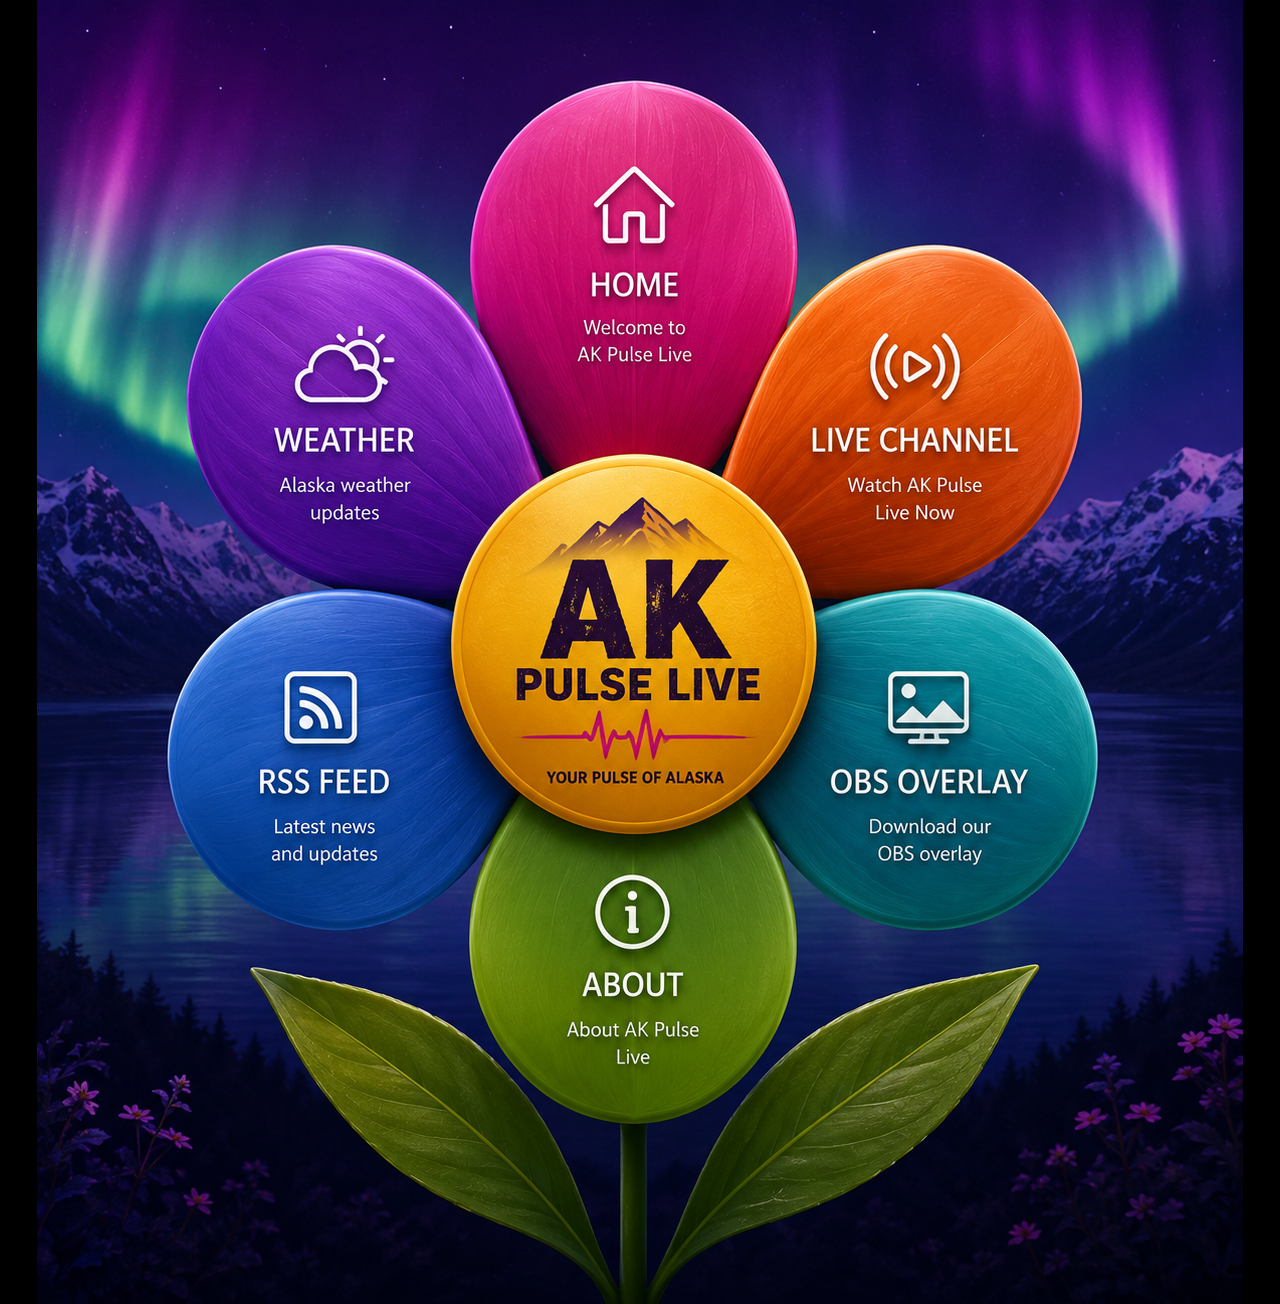
<file: index2.html>
<!DOCTYPE html>
<html lang="en">
<head>
<meta charset="utf-8">
<meta name="viewport" content="width=device-width,initial-scale=1">
<title>AK Pulse Live</title>

<style>
body{
    margin:0;
    background:#000;
    display:flex;
    justify-content:center;
    align-items:center;
    min-height:100vh;
}

.flower{
    max-width:100%;
    height:auto;
}
</style>
</head>

<body>

<img
    src="flower-menu.png"
    class="flower"
    usemap="#akpulsemap"
    alt="AK Pulse Live Navigation">

<map name="akpulsemap">

    <!-- HOME -->
    <area shape="circle"
          coords="603,265,145"
          href="index.html"
          alt="Home">

    <!-- WEATHER -->
    <area shape="circle"
          coords="303,432,145"
          href="weather.html"
          alt="Weather">

    <!-- LIVE CHANNEL -->
    <area shape="circle"
          coords="905,432,145"
          href="channel.html"
          alt="Live Channel">

    <!-- RSS FEED -->
    <area shape="circle"
          coords="300,760,145"
          href="feed.xml"
          alt="RSS Feed">

    <!-- OBS OVERLAY -->
    <area shape="circle"
          coords="905,760,145"
          href="overlay.html"
          alt="OBS Overlay">

    <!-- ABOUT -->
    <area shape="circle"
          coords="603,960,145"
          href="about.html"
          alt="About">

    <!-- CENTER LOGO -->
    <area shape="circle"
          coords="603,605,185"
          href="index.html"
          alt="AK Pulse Live">

</map>

</body>
</html>
</file>
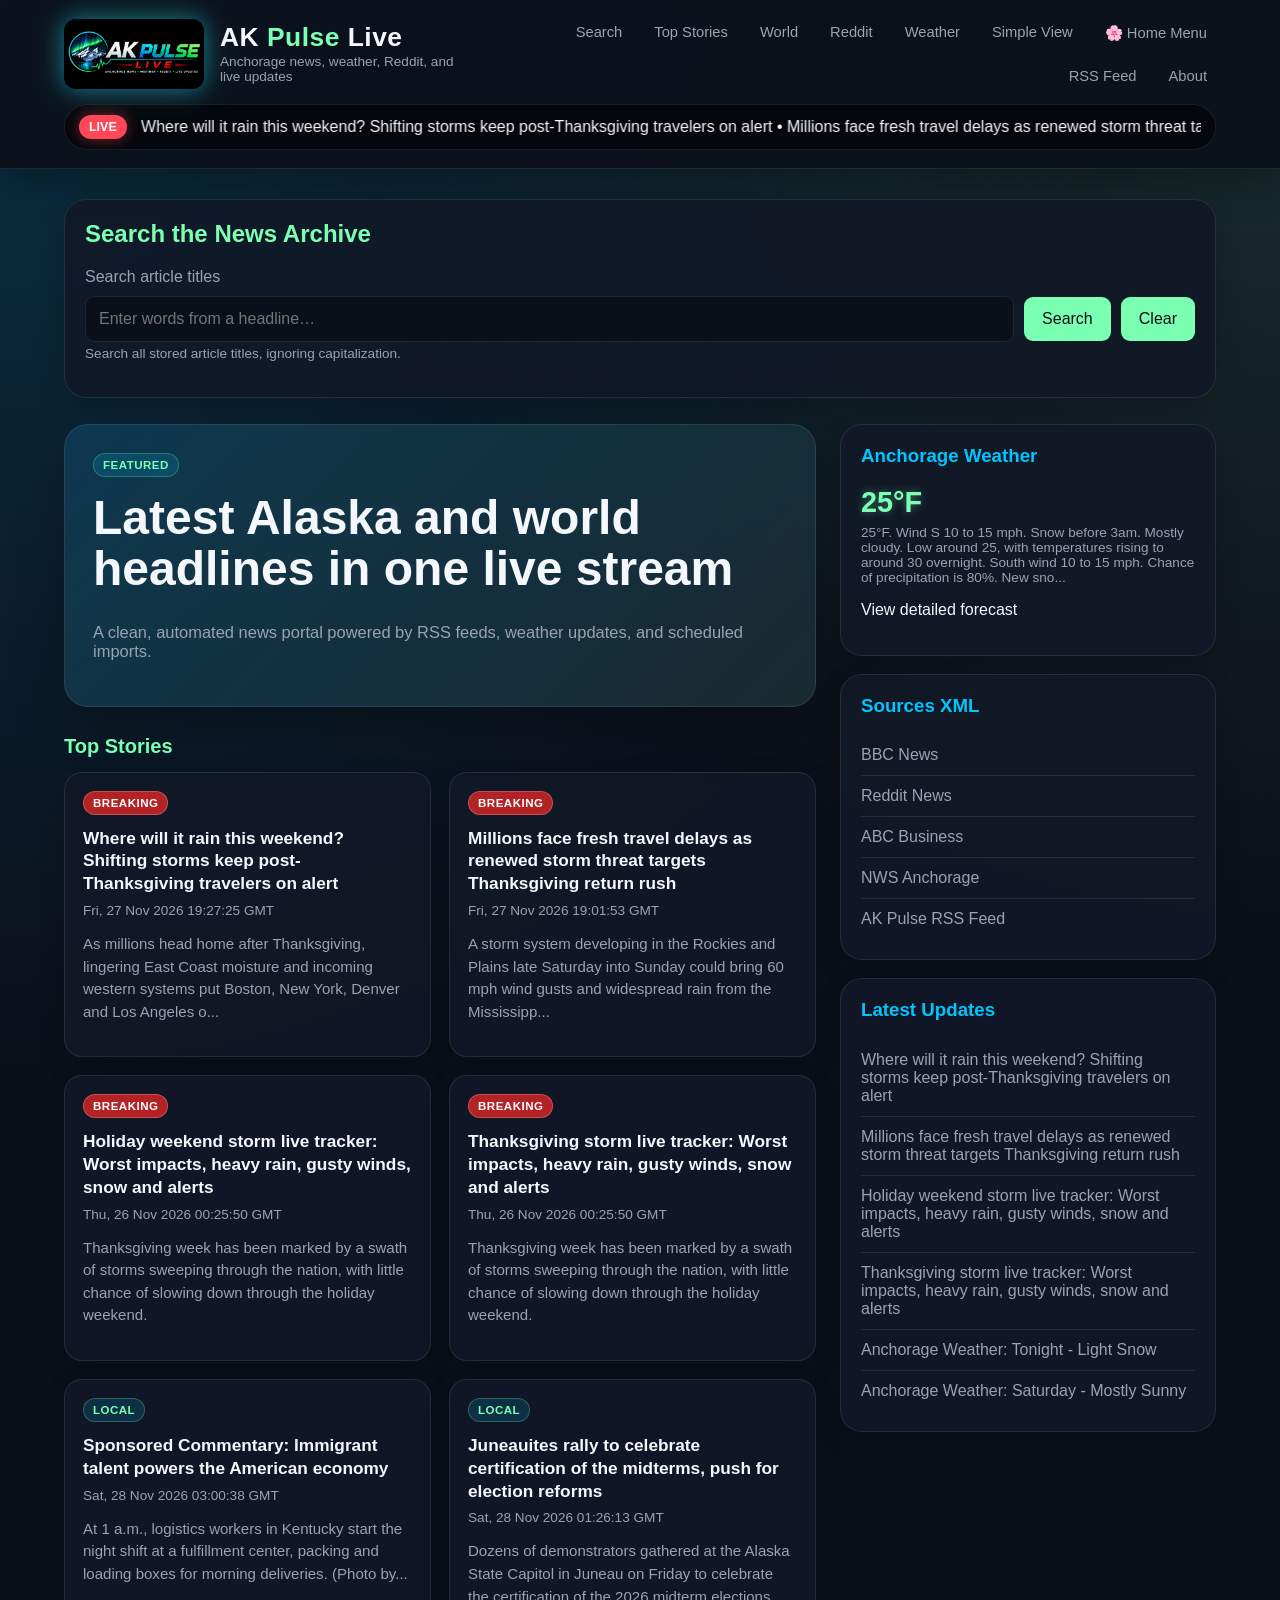
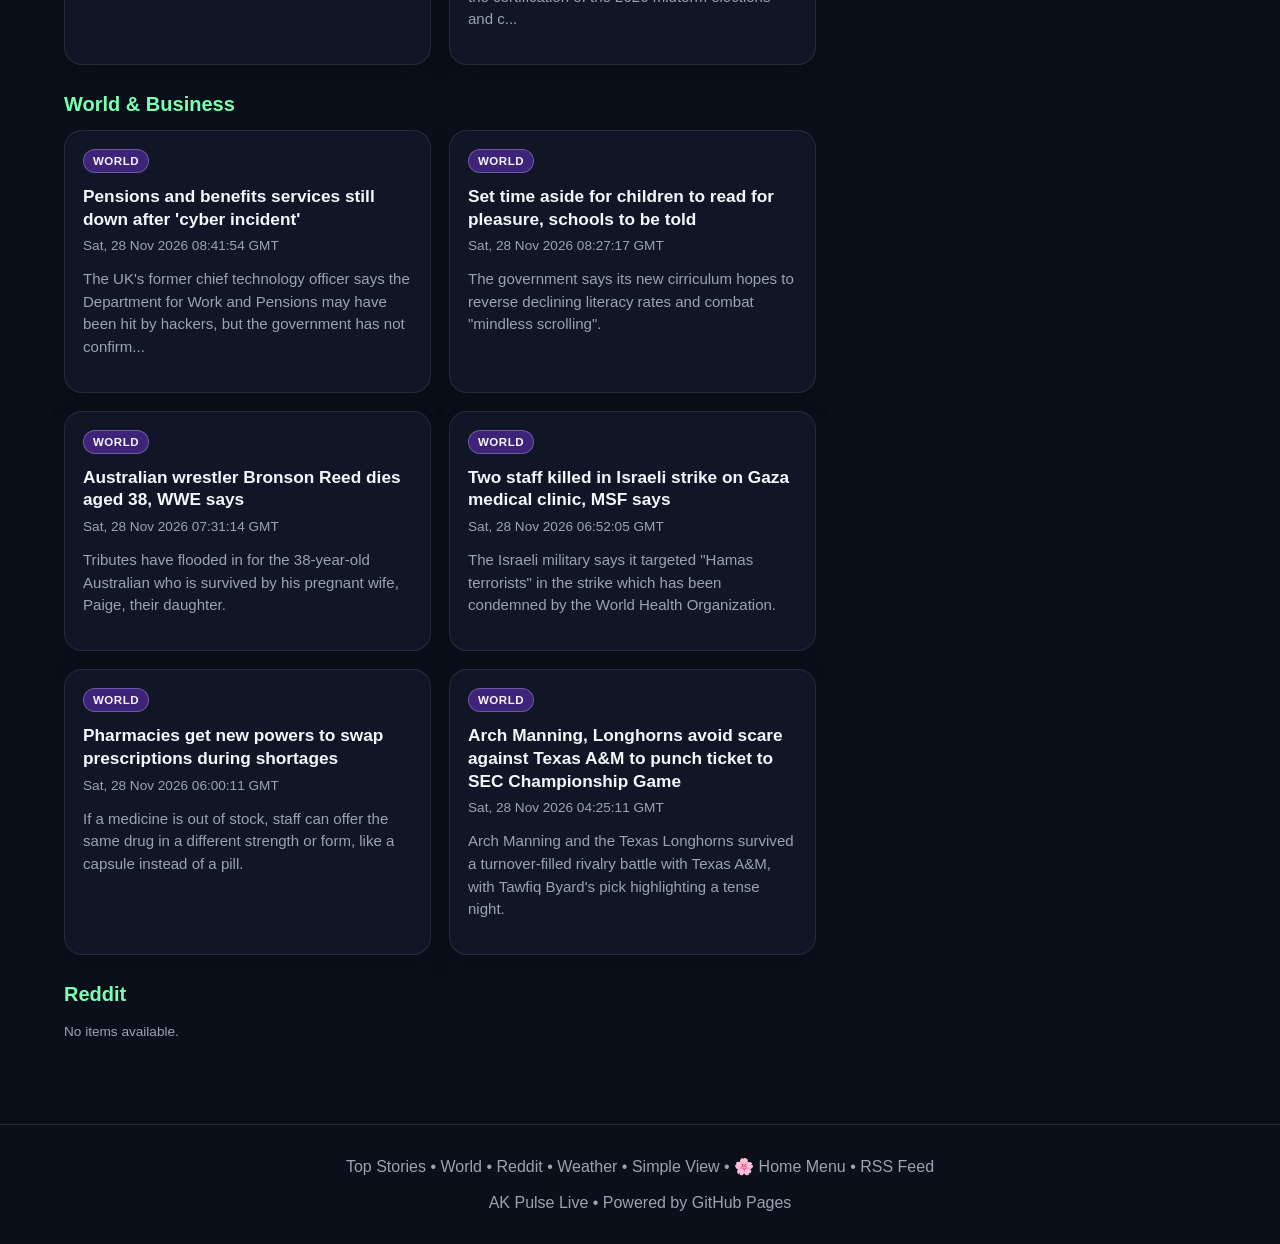
<file: main.html>
<!DOCTYPE html>
<html lang="en">
<head>
<meta charset="UTF-8">
<meta name="viewport" content="width=device-width, initial-scale=1.0">
<title>AK Pulse Live</title>

<link rel="alternate" type="application/rss+xml" title="AK Pulse Live RSS" href="feed.xml">
<link rel="icon" type="image/png" href="favicon.png">
<style>
:root {
  --bg: #0b0f1a;
  --panel: rgba(18, 24, 39, 0.88);
  --panel-soft: rgba(23, 32, 51, 0.94);
  --text: #f4f7fb;
  --muted: #9aa3b2;
  --blue: #00c6ff;
  --green: #7bffb2;
  --red: #ff4757;
  --border: rgba(255,255,255,0.09);
}

* {
  box-sizing: border-box;
}

html {
  scroll-behavior: smooth;
}

body {
  margin: 0;
  font-family: Arial, Helvetica, sans-serif;
  background:
    radial-gradient(circle at top left, rgba(0,198,255,0.18), transparent 35%),
    radial-gradient(circle at top right, rgba(123,255,178,0.13), transparent 30%),
    var(--bg);
  color: var(--text);
}

a {
  color: inherit;
  text-decoration: none;
}

a:hover {
  color: var(--green);
}

header {
  position: sticky;
  top: 0;
  z-index: 10;
  padding: 18px 5%;
  border-bottom: 1px solid var(--border);
  background: rgba(11,15,26,0.88);
  backdrop-filter: blur(12px);
  box-shadow: 0 12px 35px rgba(0,0,0,0.28);
}

.topbar {
  display: flex;
  align-items: center;
  justify-content: space-between;
  gap: 22px;
}

.brand {
  display: flex;
  align-items: center;
  gap: 16px;
  min-width: 260px;
}

.logo-img {
  height: 70px;
  width: auto;
  max-width: 260px;
  object-fit: contain;
  border-radius: 12px;
  filter:
    drop-shadow(0 0 10px rgba(0,198,255,0.45))
    drop-shadow(0 0 18px rgba(123,255,178,0.18));
}

.brand-text h1 {
  margin: 0;
  font-size: 1.65rem;
  line-height: 1;
  letter-spacing: 0.5px;
}

.brand-text h1 span {
  color: var(--green);
}

.meta {
  color: var(--muted);
  font-size: 0.85rem;
  margin-top: 4px;
}

nav {
  display: flex;
  flex-wrap: wrap;
  justify-content: flex-end;
  gap: 14px;
  font-size: 0.92rem;
  color: var(--muted);
}

nav a {
  padding: 6px 9px;
  border-radius: 999px;
  transition: background 0.2s ease, color 0.2s ease;
}

nav a:hover {
  background: rgba(123,255,178,0.10);
  color: var(--green);
}

.ticker {
  margin-top: 14px;
  padding: 10px 14px;
  background: rgba(5,7,13,0.92);
  border: 1px solid var(--border);
  border-radius: 999px;
  overflow: hidden;
  display: flex;
  gap: 14px;
  align-items: center;
}

.live-badge {
  background: var(--red);
  color: white;
  padding: 5px 10px;
  border-radius: 999px;
  font-weight: bold;
  font-size: 0.78rem;
  flex-shrink: 0;
  box-shadow: 0 0 15px rgba(255,71,87,0.45);
  animation: livePulse 2s infinite;
}

.ticker-window {
  overflow: hidden;
  flex: 1;
}

.ticker-text {
  display: inline-block;
  white-space: nowrap;
  color: var(--text);
  will-change: transform;
  animation-name: scroll;
  animation-timing-function: linear;
  animation-iteration-count: infinite;
  animation-duration: 60s;
}

@keyframes scroll {
  0% { transform: translateX(100%); }
  100% { transform: translateX(-100%); }
}

@keyframes livePulse {
  0% { opacity: 1; }
  50% { opacity: 0.62; }
  100% { opacity: 1; }
}

main {
  width: 90%;
  max-width: 1200px;
  margin: 30px auto 72px;
}

.layout {
  display: grid;
  grid-template-columns: 2fr 1fr;
  gap: 24px;
}

.hero {
  background:
    linear-gradient(135deg, rgba(0,198,255,0.18), rgba(123,255,178,0.08)),
    var(--panel);
  border: 1px solid var(--border);
  border-radius: 24px;
  padding: 28px;
  min-height: 220px;
  display: flex;
  flex-direction: column;
  justify-content: flex-end;
  box-shadow: 0 20px 50px rgba(0,0,0,0.25);
}

.hero h2 {
  font-size: clamp(1.8rem, 4vw, 3rem);
  margin: 16px 0 12px;
  line-height: 1.06;
}

.hero p {
  color: var(--muted);
  font-size: 1.03rem;
  max-width: 760px;
}

.section-title {
  margin: 28px 0 14px;
  font-size: 1.25rem;
  color: var(--green);
  scroll-margin-top: 160px;
}

.news-grid {
  display: grid;
  grid-template-columns: repeat(2, 1fr);
  gap: 18px;
}

.card-link {
  display: block;
  height: 100%;
}

.card {
  height: 100%;
  background: var(--panel);
  border: 1px solid var(--border);
  border-radius: 18px;
  padding: 18px;
  transition: transform 0.2s ease, border 0.2s ease, background 0.2s ease;
  box-shadow: 0 10px 26px rgba(0,0,0,0.18);
}

.card:hover {
  transform: translateY(-3px);
  border-color: rgba(123,255,178,0.35);
  background: var(--panel-soft);
}

.card h3 {
  margin: 12px 0 8px;
  font-size: 1.08rem;
  line-height: 1.32;
}

.card p {
  color: var(--muted);
  font-size: 0.94rem;
  line-height: 1.5;
}

.tag {
  display: inline-block;
  width: fit-content;
  padding: 5px 9px;
  border-radius: 999px;
  background: rgba(0,198,255,0.15);
  color: var(--green);
  border: 1px solid rgba(123,255,178,0.25);
  font-size: 0.72rem;
  font-weight: bold;
  text-transform: uppercase;
  letter-spacing: 0.5px;
}

.tag.weather { color: #eff6ff; background: rgba(29,78,216,0.42); border-color: rgba(147,197,253,0.35); }
.tag.breaking { color: #fff; background: rgba(220,38,38,0.80); border-color: rgba(255,255,255,0.22); animation: livePulse 1s infinite; }
.tag.world { color: #f5f3ff; background: rgba(124,58,237,0.42); border-color: rgba(196,181,253,0.35); }
.tag.business { color: #ecfdf5; background: rgba(4,120,87,0.50); border-color: rgba(110,231,183,0.30); }
.tag.reddit { color: #fff7ed; background: rgba(255,69,0,0.70); border-color: rgba(255,237,213,0.30); }

aside {
  display: flex;
  flex-direction: column;
  gap: 18px;
}

.widget {
  background: var(--panel);
  border: 1px solid var(--border);
  border-radius: 22px;
  padding: 20px;
  box-shadow: 0 10px 26px rgba(0,0,0,0.18);
  scroll-margin-top: 160px;
}

.widget h3 {
  margin-top: 0;
  color: var(--blue);
}

.weather-temp {
  font-size: 1.8rem;
  font-weight: 800;
  color: #7bffb2;
  margin: 6px 0;
  text-shadow: 0 0 8px rgba(123,255,178,0.4);
}

.small-list {
  list-style: none;
  padding: 0;
  margin: 0;
}

.small-list li {
  padding: 11px 0;
  border-bottom: 1px solid var(--border);
  color: var(--muted);
}

.small-list li:last-child {
  border-bottom: none;
}

footer {
  text-align: center;
  color: var(--muted);
  padding: 32px;
  border-top: 1px solid var(--border);
}

@media (max-width: 900px) {
  .layout {
    grid-template-columns: 1fr;
  }

  .news-grid {
    grid-template-columns: 1fr;
  }

  .topbar {
    align-items: flex-start;
    flex-direction: column;
  }

  nav {
    justify-content: flex-start;
  }

  .logo-img {
    max-width: 220px;
    height: 58px;
  }
}

.archive-search { margin-bottom: 26px; }
.archive-search h2 { margin-top: 0; color: var(--green); }
.archive-form { display: flex; flex-wrap: wrap; gap: 10px; align-items: center; }
.archive-form label { width: 100%; color: var(--muted); }
.archive-form input { flex: 1; min-width: 180px; padding: 13px; border: 1px solid var(--border); border-radius: 9px; background: var(--bg); color: var(--text); font: inherit; }
.archive-search button { padding: 13px 18px; border: 0; border-radius: 9px; background: var(--green); color: #0b0f1a; font: inherit; cursor: pointer; }
.archive-search button:disabled { opacity: .6; cursor: wait; }
.archive-search :focus-visible { outline: 2px solid var(--blue); outline-offset: 3px; }
#archive-results { margin-top: 16px; }
#archive-more { margin-top: 16px; }
</style>
</head>

<body>

<header>
  <div class="topbar">
    <a class="brand" href="main.html">
      <img class="logo-img" src="assets/akpulse-logo.png" alt="AK Pulse Live logo">
      <div class="brand-text">
        <h1>AK <span>Pulse</span> Live</h1>
        <div class="meta">Anchorage news, weather, Reddit, and live updates</div>
      </div>
    </a>

    <nav>
      <a href="#archive-search">Search</a>
      <a href="#top">Top Stories</a>
      <a href="#world">World</a>
      <a href="#reddit">Reddit</a>
      <a href="#weather">Weather</a>
      <a href="index.html">Simple View</a>
      <a href="index2.html">🌸 Home Menu</a>
      <a href="feed.xml">RSS Feed</a>
      <a href="about.html">About</a>
    </nav>
  </div>

  <div class="ticker">
    <div class="live-badge">LIVE</div>
    <div class="ticker-window">
      <div class="ticker-text">Loading live headlines…</div>
    </div>
  </div>
</header>

<main>
  <section id="archive-search" class="widget archive-search" aria-labelledby="archive-heading">
    <h2 id="archive-heading">Search the News Archive</h2>
    <form id="archive-form" class="archive-form" role="search">
      <label for="archive-query">Search article titles</label>
      <input id="archive-query" type="search" placeholder="Enter words from a headline…" required maxlength="200">
      <button id="archive-submit" type="submit">Search</button>
      <button id="archive-clear" type="button">Clear</button>
    </form>
    <p id="archive-status" class="meta" role="status" aria-live="polite">Search all stored article titles, ignoring capitalization.</p>
    <div id="archive-results" class="news-grid"></div>
    <button id="archive-more" type="button" hidden>Load more</button>
  </section>
  <div class="layout">
    <section>
      <article class="hero">
        <span class="tag">Featured</span>
        <h2>Latest Alaska and world headlines in one live stream</h2>
        <p>
          A clean, automated news portal powered by RSS feeds,
          weather updates, and scheduled imports.
        </p>
      </article>

      <h2 id="top" class="section-title">Top Stories</h2>
      <div class="news-grid"></div>

      <h2 id="world" class="section-title">World & Business</h2>
      <div class="news-grid"></div>

      <h2 id="reddit" class="section-title">Reddit</h2>
      <div class="news-grid"></div>
    </section>

    <aside>
      <section id="weather" class="widget">
        <h3>Anchorage Weather</h3>
        <div class="weather-temp">—</div>
        <p class="meta">Loading forecast…</p>
      </section>

      <section class="widget">
        <h3>Sources XML</h3>
        <ul class="small-list">
          <li><a href="https://feeds.bbci.co.uk/news/rss.xml" target="_blank" rel="noopener">BBC News</a></li>
          <li><a href="https://www.reddit.com/r/news/new" target="_blank" rel="noopener">Reddit News</a></li>
          <li><a href="https://abcnews.go.com/abcnews/businessheadlines" target="_blank" rel="noopener">ABC Business</a></li>
          <li><a href="https://www.weather.gov/afc/" target="_blank" rel="noopener">NWS Anchorage</a></li>
          <li><a href="feed.xml">AK Pulse RSS Feed</a></li>
        </ul>
      </section>

      <section class="widget">
        <h3>Latest Updates</h3>
        <ul class="small-list" id="latest-updates">
          <li>Loading updates…</li>
        </ul>
      </section>
    </aside>
  </div>
</main>

<footer>
  <a href="#top">Top Stories</a> •
  <a href="#world">World</a> •
  <a href="#reddit">Reddit</a> •
  <a href="#weather">Weather</a> •
  <a href="index.html">Simple View</a> •
  <a href="index2.html">🌸 Home Menu</a> •
  <a href="feed.xml">RSS Feed</a>
  <br><br>
  AK Pulse Live • Powered by GitHub Pages
</footer>

<script>
const FEED_URL = "feed.xml";

function textOf(item, selector) {
  return item.querySelector(selector)?.textContent?.trim() || "";
}

function cleanHtml(html) {
  const div = document.createElement("div");
  div.innerHTML = html || "";
  return div.textContent || div.innerText || "";
}

function shortText(text, max = 150) {
  if (!text) return "";
  return text.length > max ? text.slice(0, max - 3) + "..." : text;
}

function categoryOf(item) {
  return (textOf(item, "category") || "general").toLowerCase();
}

function makeCard(item) {
  const title = textOf(item, "title");
  const link = textOf(item, "link");
  const category = categoryOf(item);
  const pubDate = textOf(item, "pubDate");
  const description = shortText(cleanHtml(textOf(item, "description")), 150);

  const a = document.createElement("a");
  a.className = "card-link";
  a.href = link || "#";
  a.target = "_blank";
  a.rel = "noopener";

  a.innerHTML = `
    <article class="card">
      <span class="tag ${category}">${category}</span>
      <h3>${title}</h3>
      <div class="meta">${pubDate}</div>
      <p>${description}</p>
    </article>
  `;

  return a;
}

function fillGridByHeading(sectionId, items, limit = 4) {
  const heading = document.getElementById(sectionId);
  if (!heading) return;

  const grid = heading.nextElementSibling;
  if (!grid || !grid.classList.contains("news-grid")) return;

  grid.innerHTML = "";

  items.slice(0, limit).forEach(item => grid.appendChild(makeCard(item)));

  if (!items.length) {
    grid.innerHTML = `<p class="meta">No items available.</p>`;
  }
}

function updateWeather(weatherItems) {
  const widget = document.querySelector("#weather");
  if (!widget || !weatherItems.length) return;

  const item = weatherItems[0];
  const desc = cleanHtml(textOf(item, "description"));

  const tempMatch = desc.match(/\b\d+\s*°?\s*[FC]\b/i);
  const temp = tempMatch ? tempMatch[0].replace(/\s+/g, "") : "—";

  widget.innerHTML = `
    <h3>Anchorage Weather</h3>
    <div class="weather-temp">${temp}</div>
    <p class="meta">${shortText(desc, 190)}</p>
    <p><a href="weather.html">View detailed forecast</a></p>
  `;
}

function updateTicker(items) {
  const ticker = document.querySelector(".ticker-text");
  if (!ticker) return;

  const text = items
    .slice(0, 10)
    .map(item => textOf(item, "title"))
    .join(" • ") + " •";

  ticker.textContent = text;

  // Dynamic ticker speed:
  // Longer text gets a longer duration so it remains readable.
  // Adjust multiplier upward to slow it more.
  const duration = Math.max(55, Math.min(120, text.length * 0.42));
  ticker.style.animationDuration = `${duration}s`;
}

function updateLatest(items) {
  const list = document.querySelector("#latest-updates");
  if (!list) return;

  list.innerHTML = "";

  items.slice(0, 6).forEach(item => {
    const li = document.createElement("li");
    li.innerHTML = `<a href="${textOf(item, "link")}" target="_blank" rel="noopener">${textOf(item, "title")}</a>`;
    list.appendChild(li);
  });
}

async function loadMainFeed() {
  const response = await fetch(FEED_URL + "?t=" + Date.now(), { cache: "no-store" });
  const xmlText = await response.text();
  const xml = new DOMParser().parseFromString(xmlText, "text/xml");
  const items = [...xml.querySelectorAll("item")];

  const weather = items.filter(item => categoryOf(item) === "weather");
  const reddit = items.filter(item => categoryOf(item) === "reddit");
  const world = items.filter(item => categoryOf(item) === "world" || categoryOf(item) === "top");
  const business = items.filter(item => categoryOf(item) === "business");
  const topStories = items.filter(item => categoryOf(item) !== "weather");

  fillGridByHeading("top", topStories, 6);
  fillGridByHeading("world", [...world, ...business], 6);
  fillGridByHeading("reddit", reddit, 4);

  updateWeather(weather);
  updateTicker(items);
  updateLatest(items);
}

loadMainFeed().catch(err => {
  console.error("Failed to load main feed:", err);
});
</script>


<script>
(() => {
  const endpoint = "https://fkkcvuffnrcyzstrpinc.supabase.co/rest/v1/articles";
  const publicKey = "sb_publishable_h7V_D-7jO4feLJDDRI2CmA_KIeZOc8V";
  const form = document.getElementById("archive-form");
  const input = document.getElementById("archive-query");
  const status = document.getElementById("archive-status");
  const results = document.getElementById("archive-results");
  const submit = document.getElementById("archive-submit");
  const more = document.getElementById("archive-more");
  let controller, generation = 0, term = "", offset = 0;
  const pageSize = 20;

  function renderArticle(article) {
    const card = document.createElement("article");
    card.className = "card";
    const heading = document.createElement("h3");
    heading.textContent = article.title || "Untitled";
    try {
      const url = new URL(article.url);
      if (["http:", "https:"].includes(url.protocol)) {
        const link = document.createElement("a");
        link.href = url.href;
        link.target = "_blank";
        link.rel = "noopener noreferrer";
        link.append(heading);
        card.append(link);
      } else card.append(heading);
    } catch { card.append(heading); }
    const meta = document.createElement("div");
    meta.className = "meta";
    const date = article.published_at ? new Date(article.published_at) : null;
    meta.textContent = [article.source, article.category,
      date && !Number.isNaN(date.getTime()) ? date.toLocaleDateString() : ""].filter(Boolean).join(" · ");
    card.append(meta);
    results.append(card);
  }

  async function search(append = false) {
    const query = append ? term : input.value.trim();
    if (!query) { status.textContent = "Enter a word or phrase from a title."; return; }
    controller?.abort();
    controller = new AbortController();
    const request = ++generation;
    if (!append) { term = query; offset = 0; results.replaceChildren(); }
    submit.disabled = true;
    more.disabled = true;
    more.hidden = true;
    status.textContent = "Searching…";
    try {
      // Escape SQL pattern characters so typed punctuation is treated literally.
      const literal = term.replace(/[\\%_]/g, char => "\\" + char);
      const params = new URLSearchParams({
        select: "title,url,source,category,published_at",
        title: "ilike.%" + literal + "%",
        order: "published_at.desc.nullslast,id.desc",
        offset: String(offset), limit: String(pageSize)
      });
      const response = await fetch(endpoint + "?" + params, {
        headers: { apikey: publicKey }, signal: controller.signal
      });
      if (!response.ok) throw new Error("Database request failed (" + response.status + ")");
      const articles = await response.json();
      if (request !== generation) return;
      if (!Array.isArray(articles)) throw new Error("Unexpected database response");
      articles.forEach(renderArticle);
      offset += articles.length;
      status.textContent = offset ? `Showing ${offset} matching article${offset === 1 ? "" : "s"} for “${term}”.` : `No titles found containing “${term}”.`;
      more.hidden = articles.length < pageSize;
    } catch (error) {
      if (request !== generation || error.name === "AbortError") return;
      console.error("Archive search failed:", error);
      status.textContent = "Could not search the archive. Please try again. If this continues, check database read permissions for the articles table.";
      more.hidden = !append;
    } finally {
      if (request === generation) { submit.disabled = false; more.disabled = false; }
    }
  }
  form.addEventListener("submit", event => { event.preventDefault(); search(); });
  more.addEventListener("click", () => search(true));
  document.getElementById("archive-clear").addEventListener("click", () => {
    controller?.abort(); generation++;
    input.value = ""; term = ""; offset = 0;
    results.replaceChildren(); more.hidden = true;
    submit.disabled = false; more.disabled = false;
    status.textContent = "Search all stored article titles, ignoring capitalization.";
    input.focus();
  });
})();
</script>

</body>
</html>
</file>
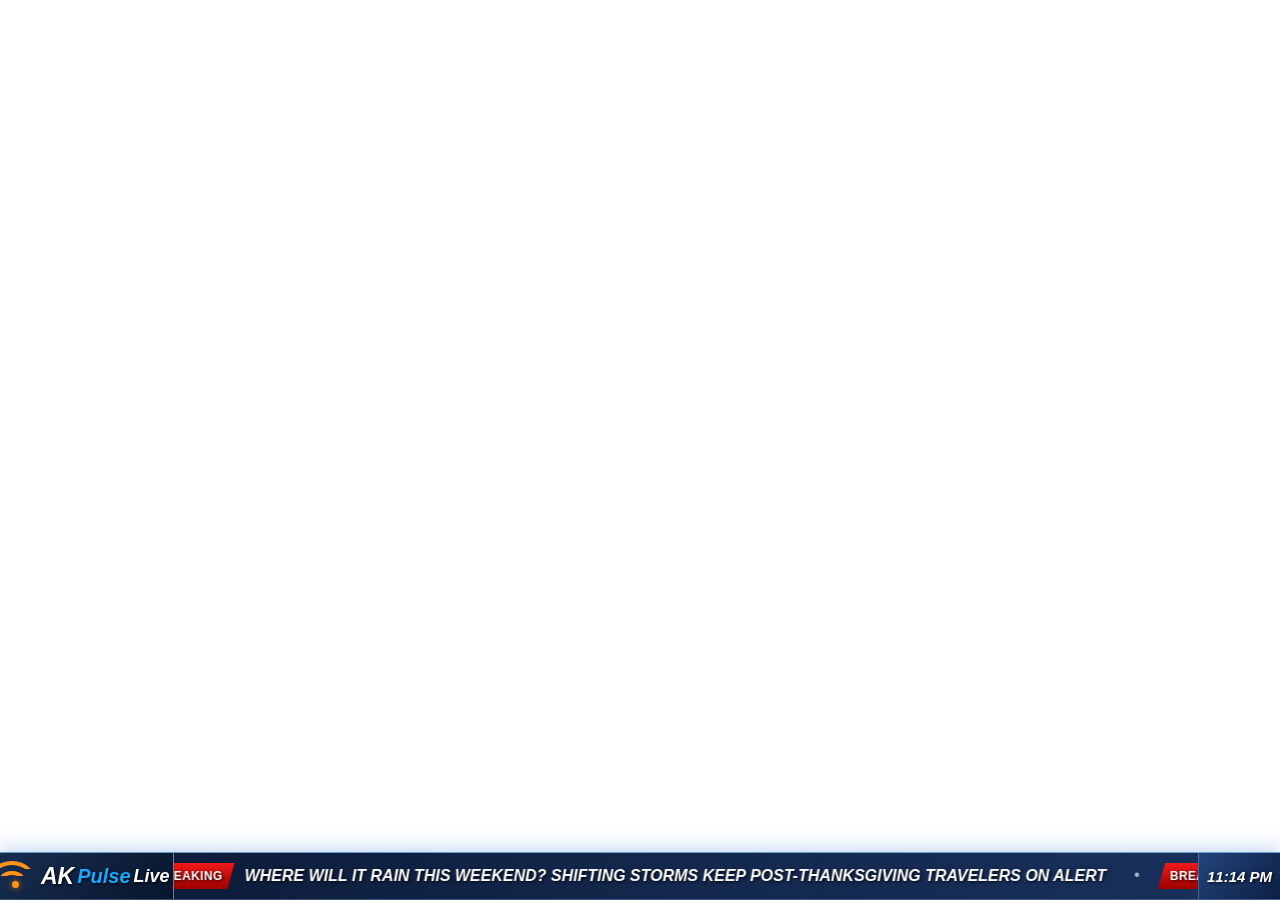
<file: overlay.html>
<!DOCTYPE html>
<html lang="en">
<head>
  <meta charset="UTF-8" />
  <meta name="viewport" content="width=device-width, initial-scale=1.0" />
  <title>AK Pulse Live OBS Overlay</title>
  <link rel="stylesheet" href="style.css?v=5" />
</head>
<body>
  <div id="overlay">
    <div id="ticker-bar">
      <div id="ticker-label" aria-label="AK Pulse Live">
        <span class="rss-mark" aria-hidden="true">
          <span class="rss-dot"></span>
          <span class="rss-arc rss-arc-small"></span>
          <span class="rss-arc rss-arc-large"></span>
        </span>
        <span class="brand-ak">AK</span>
        <span class="brand-pulse">Pulse</span>
        <span class="brand-live">Live</span>
      </div>

      <div id="ticker-window">
        <div id="ticker-track">
          <span class="item">
            <span class="badge general">LOADING</span>
            <span class="headline-text">Connecting to feed…</span>
          </span>
        </div>
      </div>

      <div id="ticker-clock">--:--</div>
    </div>

    <div id="debug-panel" class="hidden"></div>
  </div>

  <script src="overlay.js?v=5"></script>
</body>
</html>
</file>
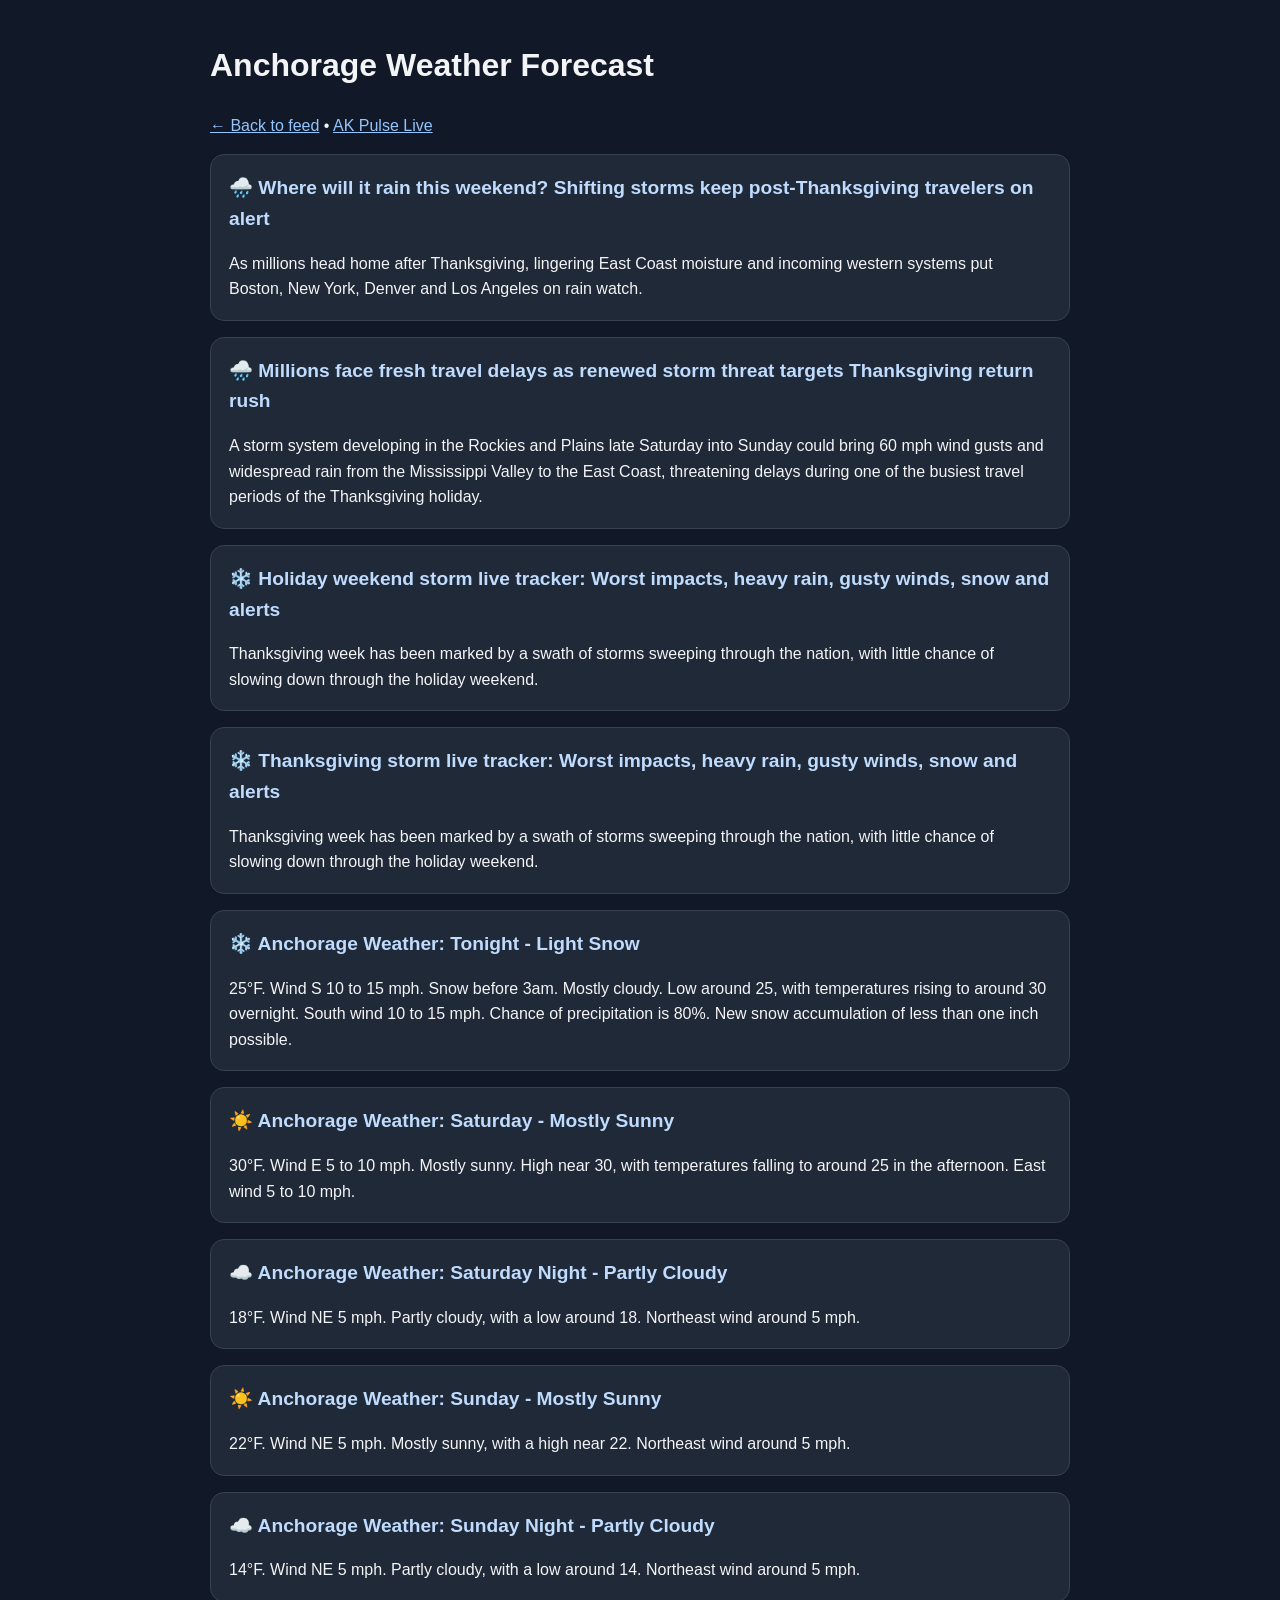
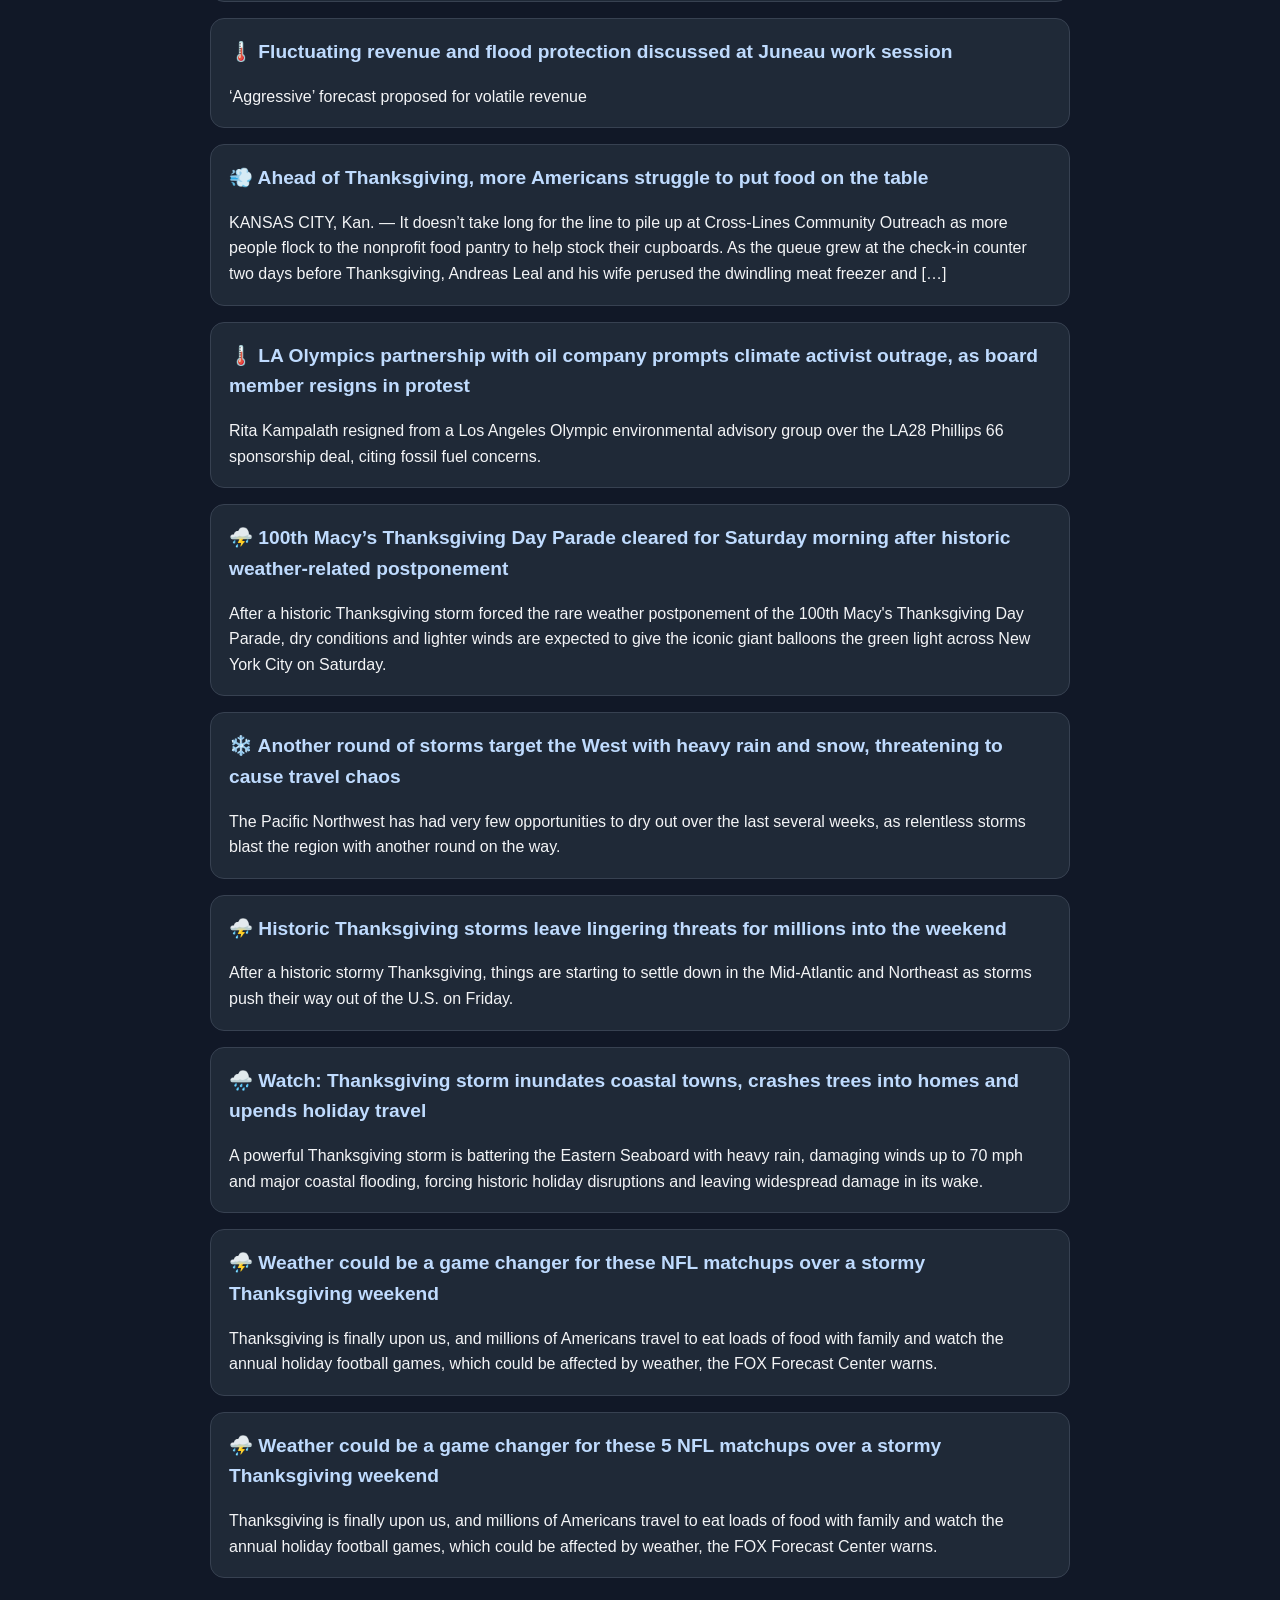
<file: weather.html>
<!DOCTYPE html>
<html lang="en">
<head>
  <meta charset="UTF-8">
  <title>Anchorage Weather Forecast</title>
  <link rel="icon" type="image/png" href="favicon.png">
  <meta name="viewport" content="width=device-width, initial-scale=1.0">
  <style>
    body {
      font-family: Arial, sans-serif;
      max-width: 860px;
      margin: 40px auto;
      padding: 0 16px;
      background: #111827;
      color: #f3f4f6;
      line-height: 1.6;
    }

    a {
      color: #93c5fd;
    }

    .weather-card {
      background: #1f2937;
      border: 1px solid #374151;
      border-radius: 14px;
      padding: 18px;
      margin-bottom: 16px;
    }

    .weather-card h2 {
      color: #bfdbfe;
      margin-top: 0;
      display: flex;
      align-items: center;
      gap: 8px;
      font-size: 1.2rem;
    }

    .weather-desc {
      font-size: 1rem;
    }
  </style>
</head>
<body>
  <h1>Anchorage Weather Forecast</h1>
  <p><a href="index.html">← Back to feed</a> • <a href="main.html">AK Pulse Live</a></p>
  
      <section class="weather-card" id="where-will-it-rain-this-weekend-shifting-storms-keep-post-thanksgiving-travelers-on-alert">
        <h2>🌧️ Where will it rain this weekend? Shifting storms keep post-Thanksgiving travelers on alert</h2>
        <div class="weather-desc">As millions head home after Thanksgiving, lingering East Coast moisture and incoming western systems put Boston, New York, Denver and Los Angeles on rain watch.</div>
      </section>


      <section class="weather-card" id="millions-face-fresh-travel-delays-as-renewed-storm-threat-targets-thanksgiving-return-rush">
        <h2>🌧️ Millions face fresh travel delays as renewed storm threat targets Thanksgiving return rush</h2>
        <div class="weather-desc">A storm system developing in the Rockies and Plains late Saturday into Sunday could bring 60 mph wind gusts and widespread rain from the Mississippi Valley to the East Coast, threatening delays during one of the busiest travel periods of the Thanksgiving holiday.</div>
      </section>


      <section class="weather-card" id="worst-impacts-heavy-rain-gusty-winds-snow-and-alerts">
        <h2>❄️ Holiday weekend storm live tracker: Worst impacts, heavy rain, gusty winds, snow and alerts</h2>
        <div class="weather-desc">Thanksgiving week has been marked by a swath of storms sweeping through the nation, with little chance of slowing down through the holiday weekend.</div>
      </section>


      <section class="weather-card" id="worst-impacts-heavy-rain-gusty-winds-snow-and-alerts">
        <h2>❄️ Thanksgiving storm live tracker: Worst impacts, heavy rain, gusty winds, snow and alerts</h2>
        <div class="weather-desc">Thanksgiving week has been marked by a swath of storms sweeping through the nation, with little chance of slowing down through the holiday weekend.</div>
      </section>


      <section class="weather-card" id="tonight-light-snow">
        <h2>❄️ Anchorage Weather: Tonight - Light Snow</h2>
        <div class="weather-desc">25°F. Wind S 10 to 15 mph. Snow before 3am. Mostly cloudy. Low around 25, with temperatures rising to around 30 overnight. South wind 10 to 15 mph. Chance of precipitation is 80%. New snow accumulation of less than one inch possible.</div>
      </section>


      <section class="weather-card" id="saturday-mostly-sunny">
        <h2>☀️ Anchorage Weather: Saturday - Mostly Sunny</h2>
        <div class="weather-desc">30°F. Wind E 5 to 10 mph. Mostly sunny. High near 30, with temperatures falling to around 25 in the afternoon. East wind 5 to 10 mph.</div>
      </section>


      <section class="weather-card" id="saturday-night-partly-cloudy">
        <h2>☁️ Anchorage Weather: Saturday Night - Partly Cloudy</h2>
        <div class="weather-desc">18°F. Wind NE 5 mph. Partly cloudy, with a low around 18. Northeast wind around 5 mph.</div>
      </section>


      <section class="weather-card" id="sunday-mostly-sunny">
        <h2>☀️ Anchorage Weather: Sunday - Mostly Sunny</h2>
        <div class="weather-desc">22°F. Wind NE 5 mph. Mostly sunny, with a high near 22. Northeast wind around 5 mph.</div>
      </section>


      <section class="weather-card" id="sunday-night-partly-cloudy">
        <h2>☁️ Anchorage Weather: Sunday Night - Partly Cloudy</h2>
        <div class="weather-desc">14°F. Wind NE 5 mph. Partly cloudy, with a low around 14. Northeast wind around 5 mph.</div>
      </section>


      <section class="weather-card" id="fluctuating-revenue-and-flood-protection-discussed-at-juneau-work-session">
        <h2>🌡️ Fluctuating revenue and flood protection discussed at Juneau work session</h2>
        <div class="weather-desc">‘Aggressive’ forecast proposed for volatile revenue</div>
      </section>


      <section class="weather-card" id="ahead-of-thanksgiving-more-americans-struggle-to-put-food-on-the-table">
        <h2>💨 Ahead of Thanksgiving, more Americans struggle to put food on the table</h2>
        <div class="weather-desc">KANSAS CITY, Kan. — It doesn’t take long for the line to pile up at Cross-Lines Community Outreach as more people flock to the nonprofit food pantry to help stock their cupboards. As the queue grew at the check-in counter two days before Thanksgiving, Andreas Leal and his wife perused the dwindling meat freezer and […]</div>
      </section>


      <section class="weather-card" id="la-olympics-partnership-with-oil-company-prompts-climate-activist-outrage-as-board-member-resigns-in-protest">
        <h2>🌡️ LA Olympics partnership with oil company prompts climate activist outrage, as board member resigns in protest</h2>
        <div class="weather-desc">Rita Kampalath resigned from a Los Angeles Olympic environmental advisory group over the LA28 Phillips 66 sponsorship deal, citing fossil fuel concerns.</div>
      </section>


      <section class="weather-card" id="100th-macy-s-thanksgiving-day-parade-cleared-for-saturday-morning-after-historic-weather-related-postponement">
        <h2>⛈️ 100th Macy’s Thanksgiving Day Parade cleared for Saturday morning after historic weather-related postponement</h2>
        <div class="weather-desc">After a historic Thanksgiving storm forced the rare weather postponement of the 100th Macy's Thanksgiving Day Parade, dry conditions and lighter winds are expected to give the iconic giant balloons the green light across New York City on Saturday.</div>
      </section>


      <section class="weather-card" id="another-round-of-storms-target-the-west-with-heavy-rain-and-snow-threatening-to-cause-travel-chaos">
        <h2>❄️ Another round of storms target the West with heavy rain and snow, threatening to cause travel chaos</h2>
        <div class="weather-desc">The Pacific Northwest has had very few opportunities to dry out over the last several weeks, as relentless storms blast the region with another round on the way.</div>
      </section>


      <section class="weather-card" id="historic-thanksgiving-storms-leave-lingering-threats-for-millions-into-the-weekend">
        <h2>⛈️ Historic Thanksgiving storms leave lingering threats for millions into the weekend</h2>
        <div class="weather-desc">After a historic stormy Thanksgiving, things are starting to settle down in the Mid-Atlantic and Northeast as storms push their way out of the U.S. on Friday.</div>
      </section>


      <section class="weather-card" id="thanksgiving-storm-inundates-coastal-towns-crashes-trees-into-homes-and-upends-holiday-travel">
        <h2>🌧️ Watch: Thanksgiving storm inundates coastal towns, crashes trees into homes and upends holiday travel</h2>
        <div class="weather-desc">A powerful Thanksgiving storm is battering the Eastern Seaboard with heavy rain, damaging winds up to 70 mph and major coastal flooding, forcing historic holiday disruptions and leaving widespread damage in its wake.</div>
      </section>


      <section class="weather-card" id="weather-could-be-a-game-changer-for-these-nfl-matchups-over-a-stormy-thanksgiving-weekend">
        <h2>⛈️ Weather could be a game changer for these NFL matchups over a stormy Thanksgiving weekend</h2>
        <div class="weather-desc">Thanksgiving is finally upon us, and millions of Americans travel to eat loads of food with family and watch the annual holiday football games, which could be affected by weather, the FOX Forecast Center warns.</div>
      </section>


      <section class="weather-card" id="weather-could-be-a-game-changer-for-these-5-nfl-matchups-over-a-stormy-thanksgiving-weekend">
        <h2>⛈️ Weather could be a game changer for these 5 NFL matchups over a stormy Thanksgiving weekend</h2>
        <div class="weather-desc">Thanksgiving is finally upon us, and millions of Americans travel to eat loads of food with family and watch the annual holiday football games, which could be affected by weather, the FOX Forecast Center warns.</div>
      </section>

</body>
</html>
</file>
<file: style.css>
html, body {
  margin: 0;
  padding: 0;
  width: 100%;
  height: 100%;
  background: transparent;
  overflow: hidden;
  font-family: Arial, Helvetica, sans-serif;
}

#overlay {
  position: fixed;
  left: 0;
  right: 0;
  bottom: 0;
  pointer-events: none;
}

#ticker-bar {
  display: flex;
  align-items: center;
  width: 100%;
  height: 48px;
  color: #fff;
  background: linear-gradient(90deg, rgba(7,20,45,.98), rgba(19,43,86,.98));
  border-top: 1px solid rgba(140,205,255,.72);
  border-bottom: 1px solid rgba(140,205,255,.30);
  box-shadow: 0 -5px 18px rgba(40,110,210,.25);
  box-sizing: border-box;
}

#ticker-label {
  flex: 0 0 174px;
  height: 100%;
  display: flex;
  align-items: center;
  gap: 3px;
  padding: 0 10px;
  overflow: hidden;
  white-space: nowrap;
  background: linear-gradient(135deg, #172d50, #08162d);
  border-right: 1px solid rgba(140,205,255,.55);
  box-sizing: border-box;
  text-shadow: 1px 1px 3px rgba(0,0,0,.85);
}

.rss-mark {
  position: relative;
  flex: 0 0 28px;
  width: 28px;
  height: 28px;
}

.rss-dot {
  position: absolute;
  left: 2px;
  bottom: 2px;
  width: 7px;
  height: 7px;
  border-radius: 50%;
  background: #ff9418;
  box-shadow: 0 0 6px rgba(255,148,24,.65);
}

.rss-arc {
  position: absolute;
  left: 2px;
  bottom: 2px;
  border: 4px solid #ff9418;
  border-left-color: transparent;
  border-bottom-color: transparent;
  border-radius: 0 100% 0 0;
  transform: rotate(-45deg);
  transform-origin: left bottom;
  box-sizing: border-box;
}

.rss-arc-small { width: 17px; height: 17px; }
.rss-arc-large { width: 27px; height: 27px; }

.brand-ak,
.brand-pulse,
.brand-live {
  font-style: italic;
  line-height: 1;
}

.brand-ak {
  font-size: 23px;
  font-weight: 900;
  color: #fff;
}

.brand-pulse {
  font-size: 20px;
  font-weight: 800;
  color: #18a9ff;
}

.brand-live {
  font-size: 18px;
  font-weight: 700;
  color: #fff;
}

#ticker-window {
  position: relative;
  flex: 1 1 auto;
  min-width: 0;
  height: 100%;
  display: flex;
  align-items: center;
  overflow: hidden;
  white-space: nowrap;
  background: linear-gradient(90deg, rgba(11,31,67,.30), rgba(24,48,91,.62));
}

#ticker-track {
  display: inline-block;
  white-space: nowrap;
  will-change: transform;
}

#ticker-clock {
  flex: 0 0 82px;
  height: 100%;
  display: flex;
  align-items: center;
  justify-content: center;
  padding: 0 6px;
  box-sizing: border-box;
  white-space: nowrap;
  font-size: 15px;
  font-style: italic;
  font-weight: 800;
  background: linear-gradient(135deg, rgba(36,68,124,.98), rgba(13,31,67,.98));
  border-left: 1px solid rgba(140,205,255,.40);
  text-shadow: 1px 1px 3px rgba(0,0,0,.90);
}

.item {
  display: inline-flex;
  align-items: center;
  margin-right: 28px;
  font-size: 16px;
  font-style: italic;
  font-weight: 700;
  line-height: 1;
  text-shadow: 1px 1px 3px rgba(0,0,0,.90);
}

.headline-text { display: inline-block; }
.separator { display: inline-block; opacity: .65; margin-right: 18px; }

.badge {
  display: inline-block;
  margin-right: 10px;
  padding: 7px 12px;
  border-radius: 0;
  clip-path: polygon(8% 0, 100% 0, 92% 100%, 0 100%);
  font-size: 12px;
  font-style: normal;
  font-weight: 900;
  text-transform: uppercase;
  letter-spacing: .03em;
  line-height: 1;
}

.badge.breaking { background: linear-gradient(#f11919, #9e0000); animation: breakingPulse 1s infinite; }
.badge.weather { background: linear-gradient(#2986ff, #124d9e); }
.badge.top { background: linear-gradient(#ec2424, #991010); }
.badge.world { background: linear-gradient(#9859e8, #5c239e); }
.badge.business { background: linear-gradient(#17a777, #086145); }
.badge.local { background: linear-gradient(#ef7c21, #a33c08); }
.badge.general { background: linear-gradient(#69778c, #384354); }

.hidden { display: none; }

#debug-panel {
  position: fixed;
  left: 8px;
  bottom: 54px;
  max-width: 620px;
  padding: 8px 10px;
  color: #fff;
  background: rgba(0,0,0,.82);
  border: 1px solid rgba(255,255,255,.25);
  border-radius: 6px;
  font-size: 12px;
  line-height: 1.35;
  white-space: pre-wrap;
}

@keyframes breakingPulse {
  0%, 100% { opacity: 1; }
  50% { opacity: .72; }
}
</file>
